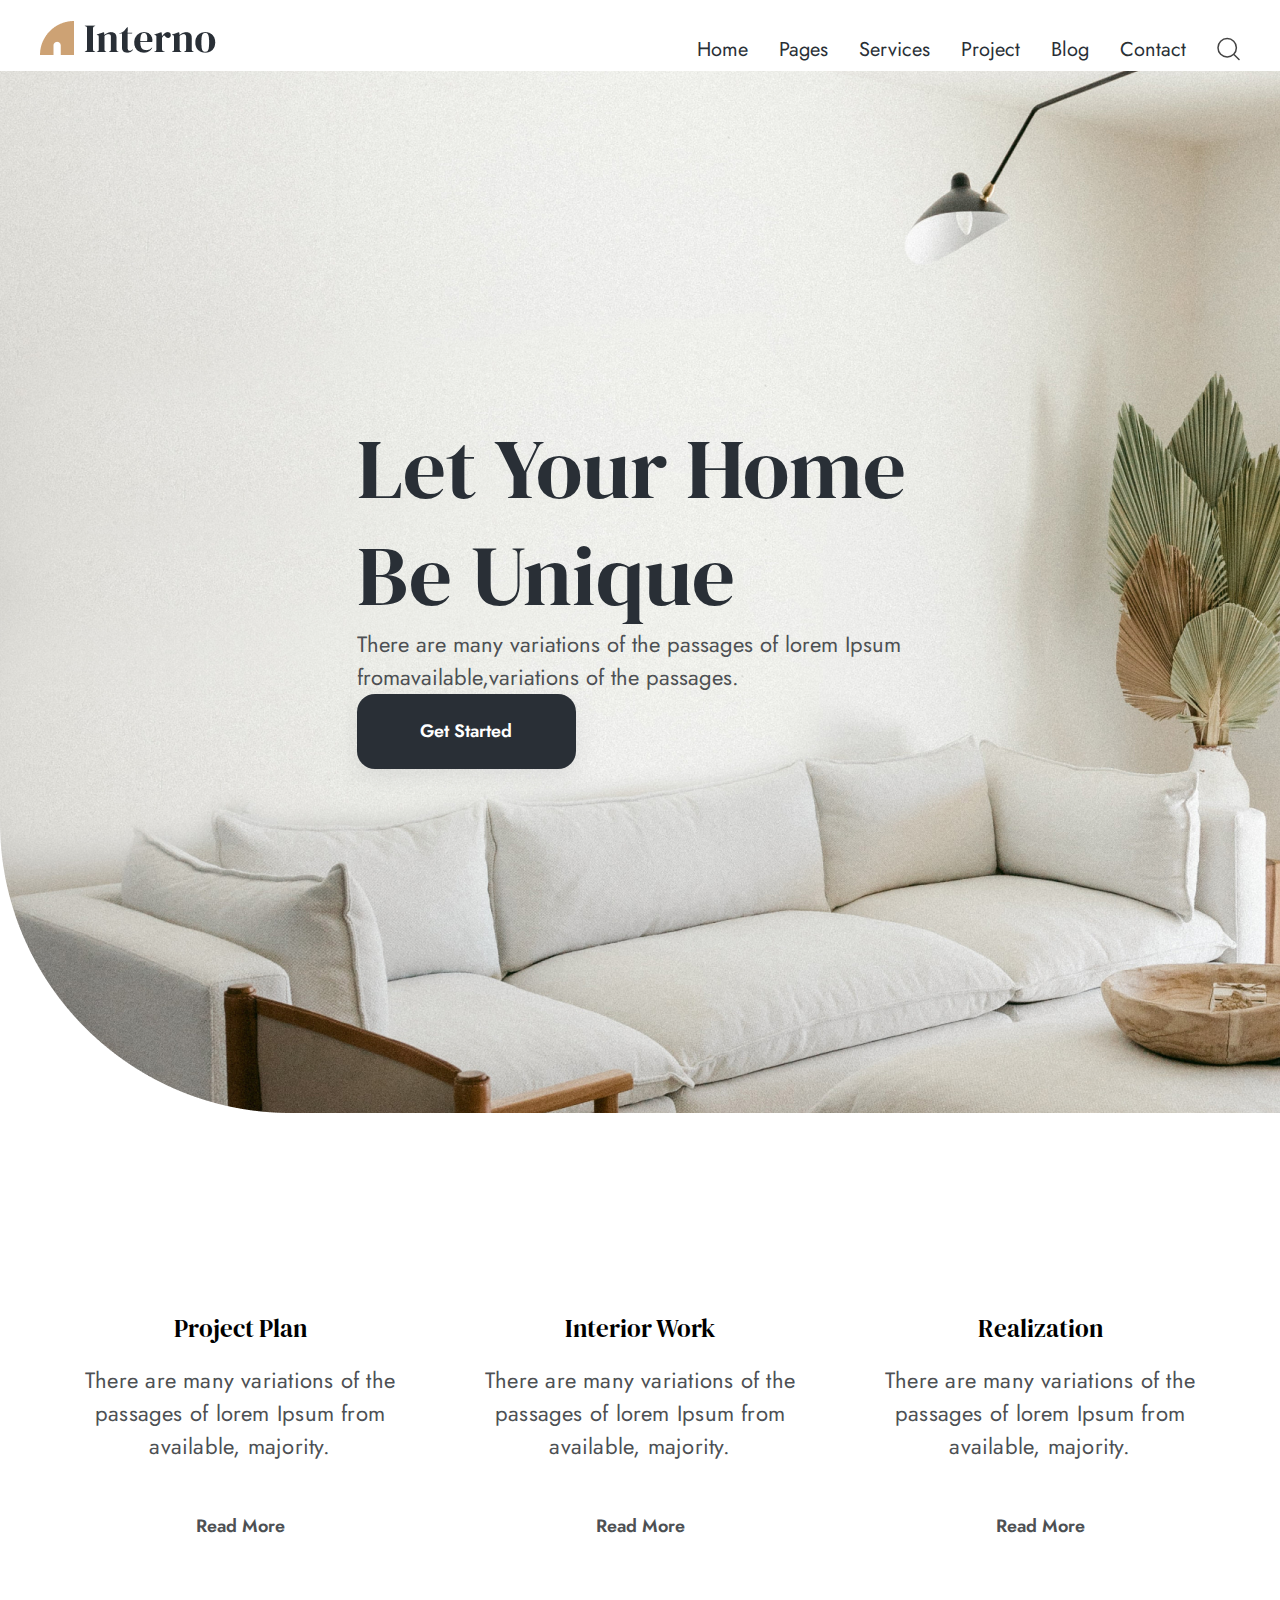
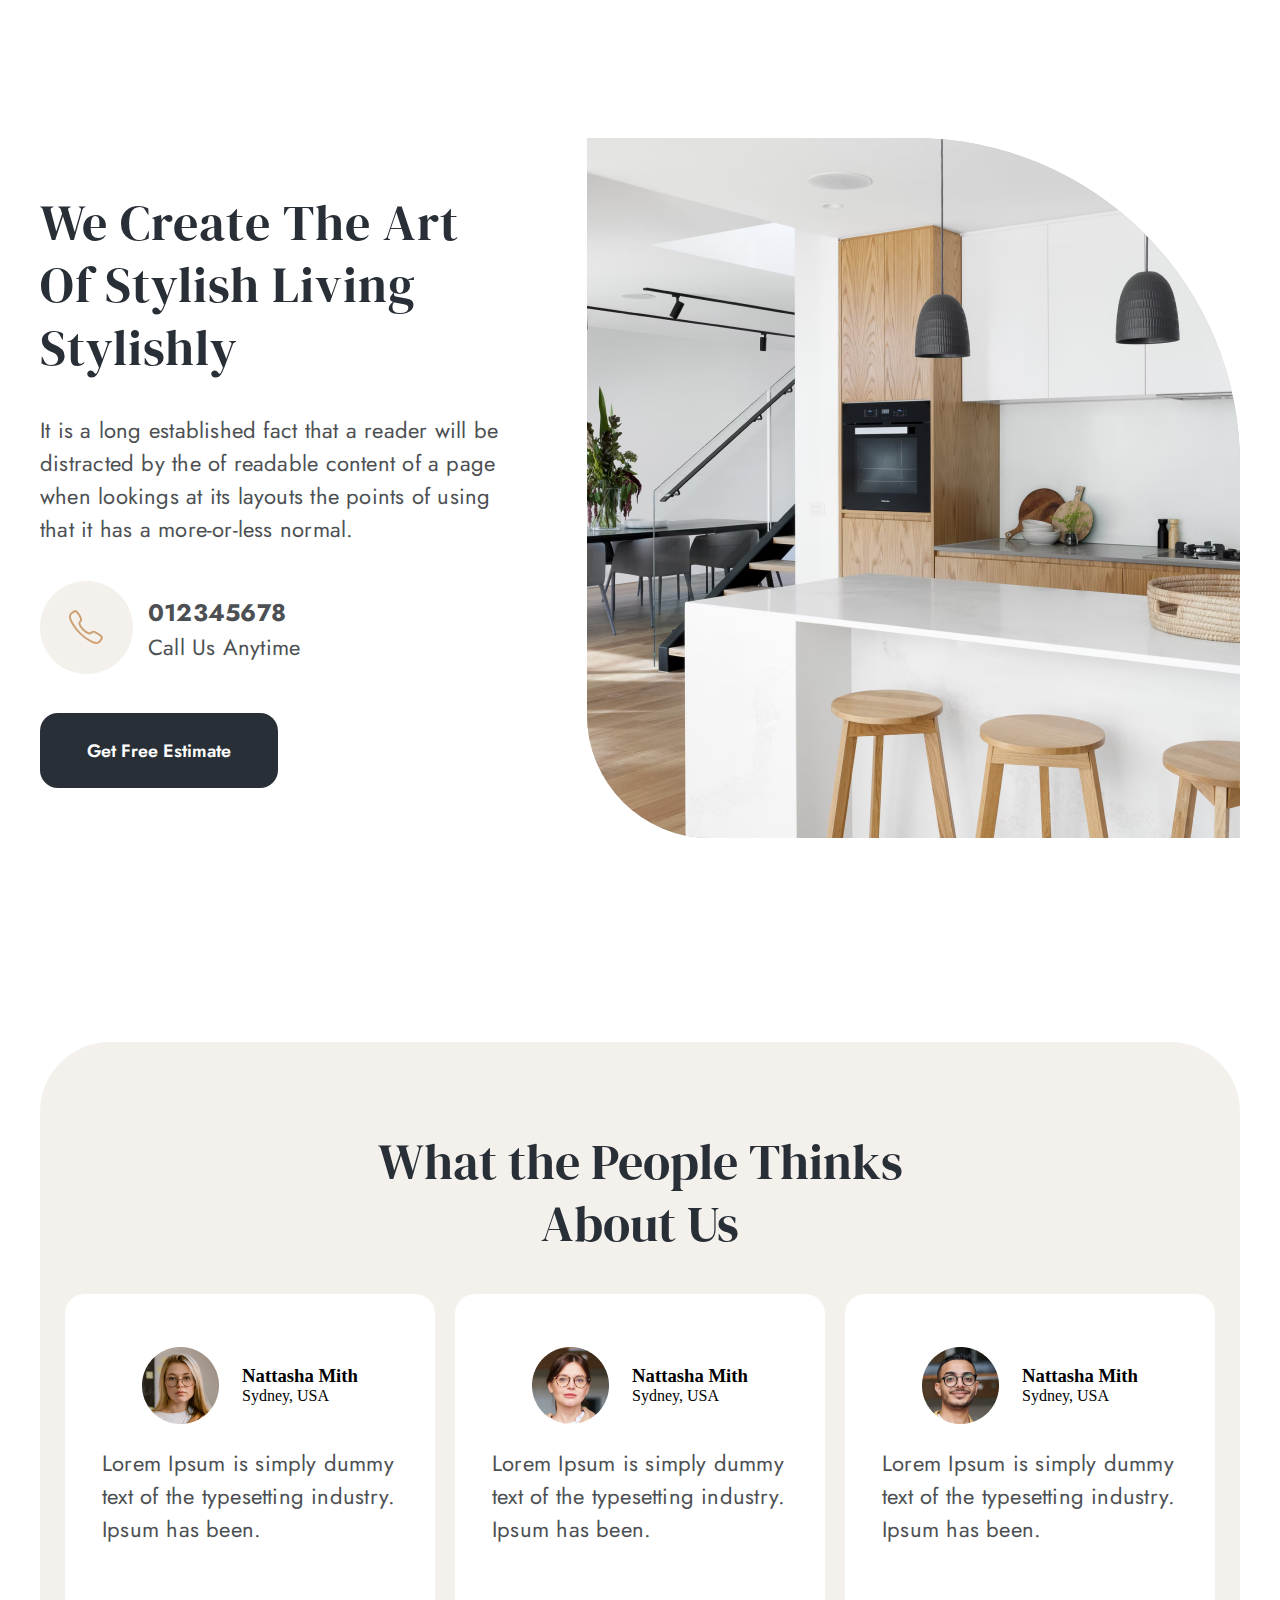
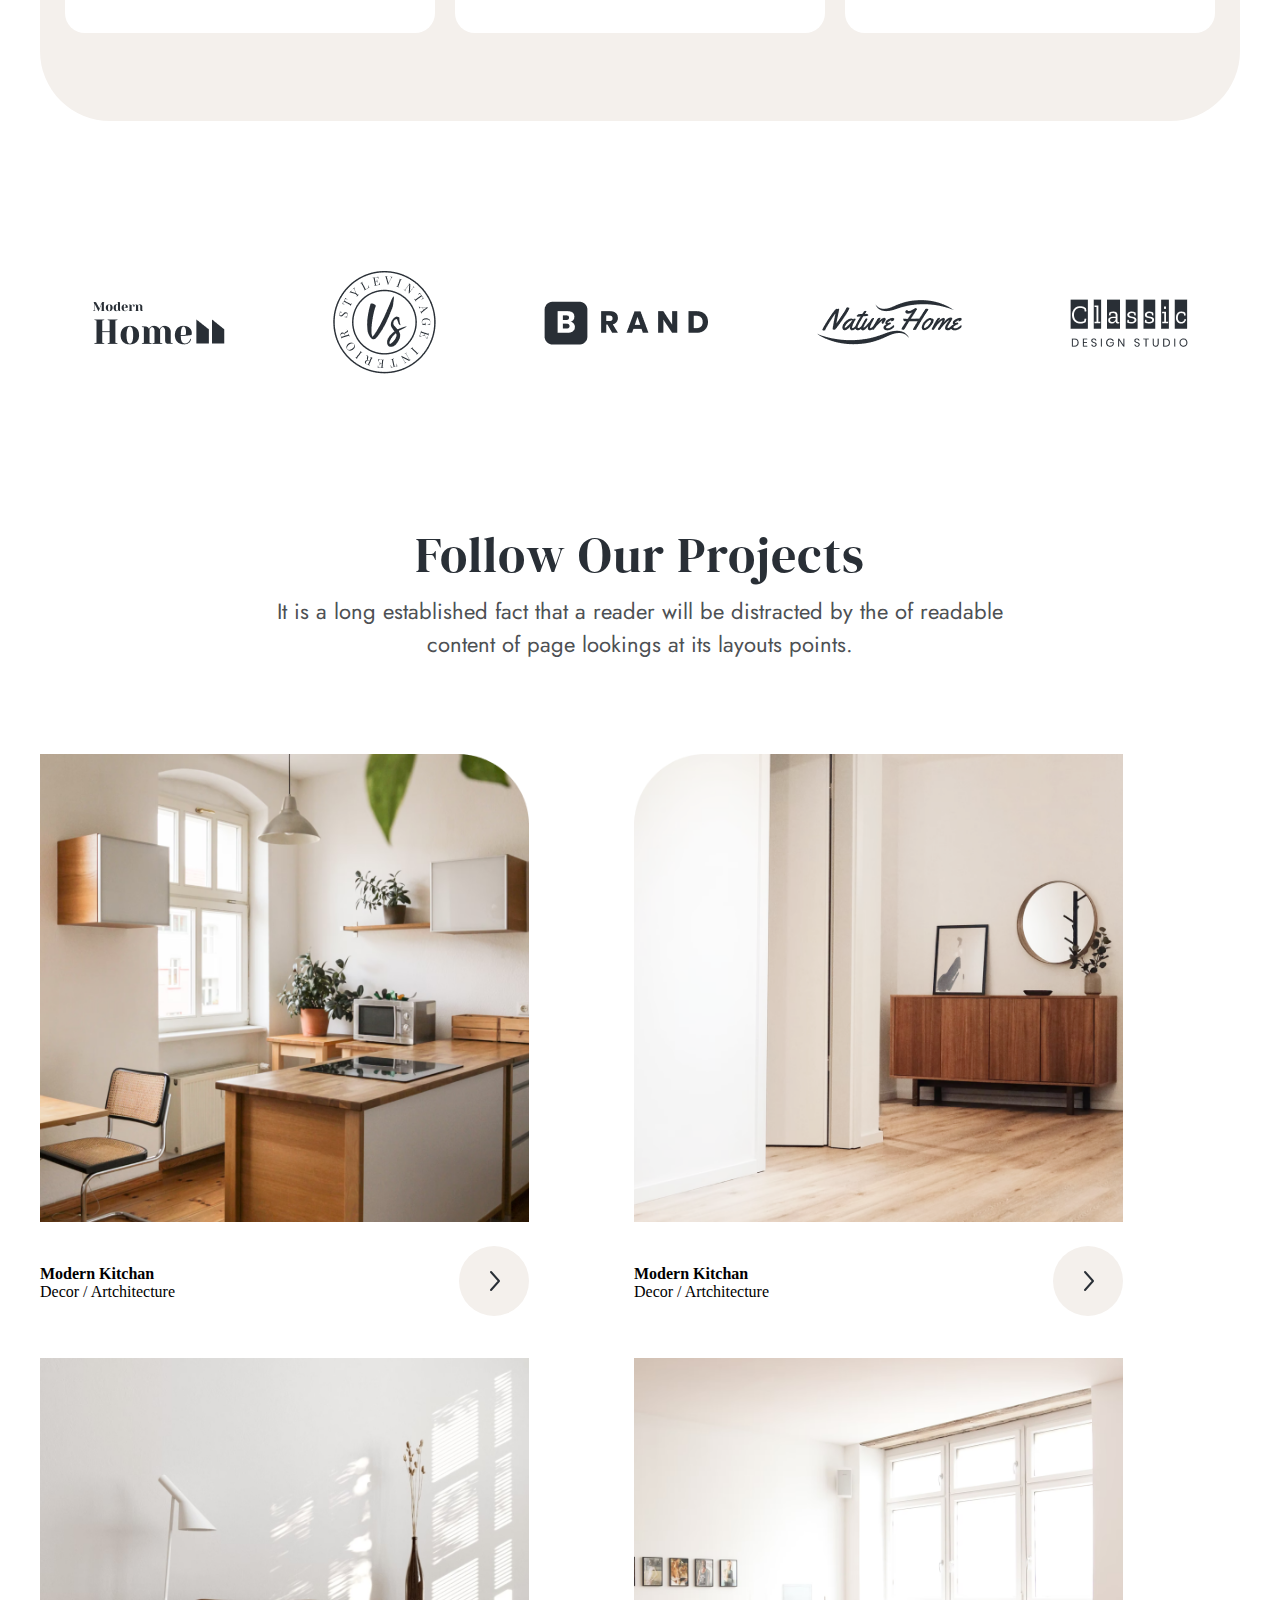
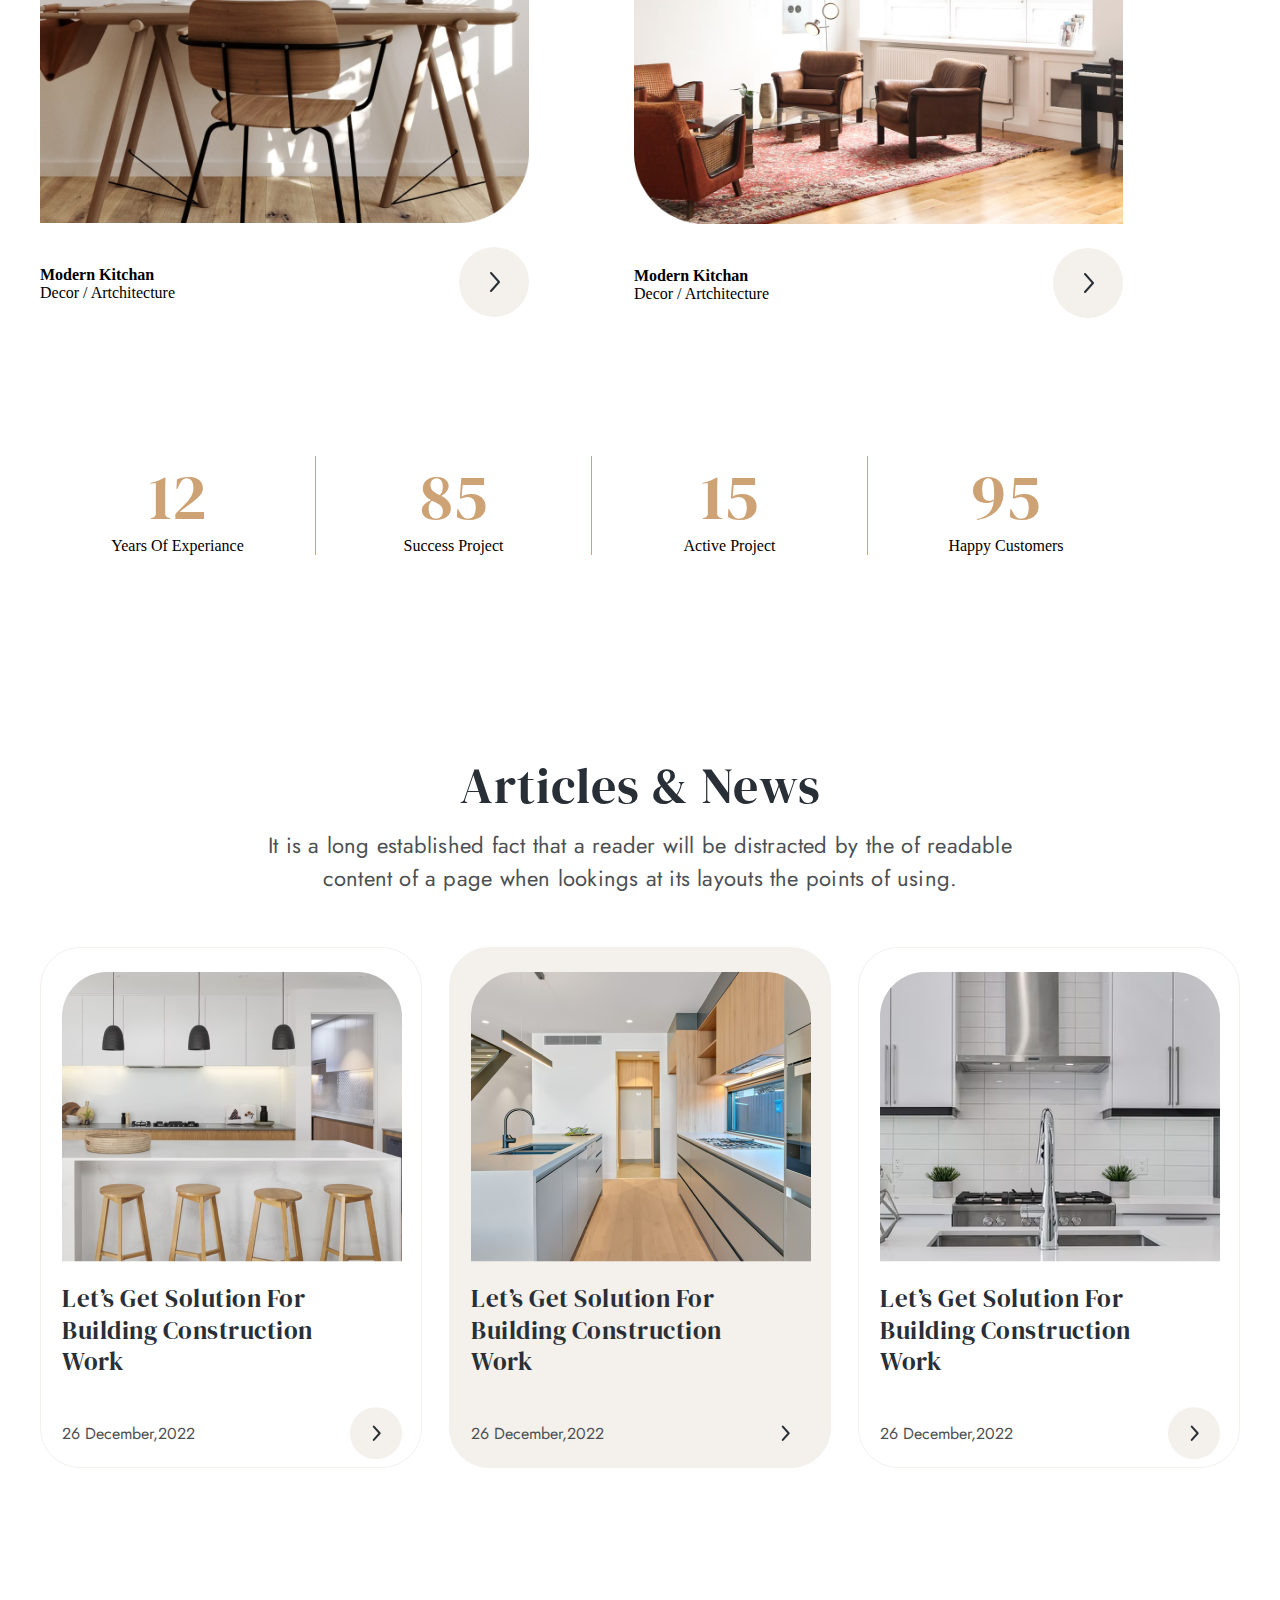
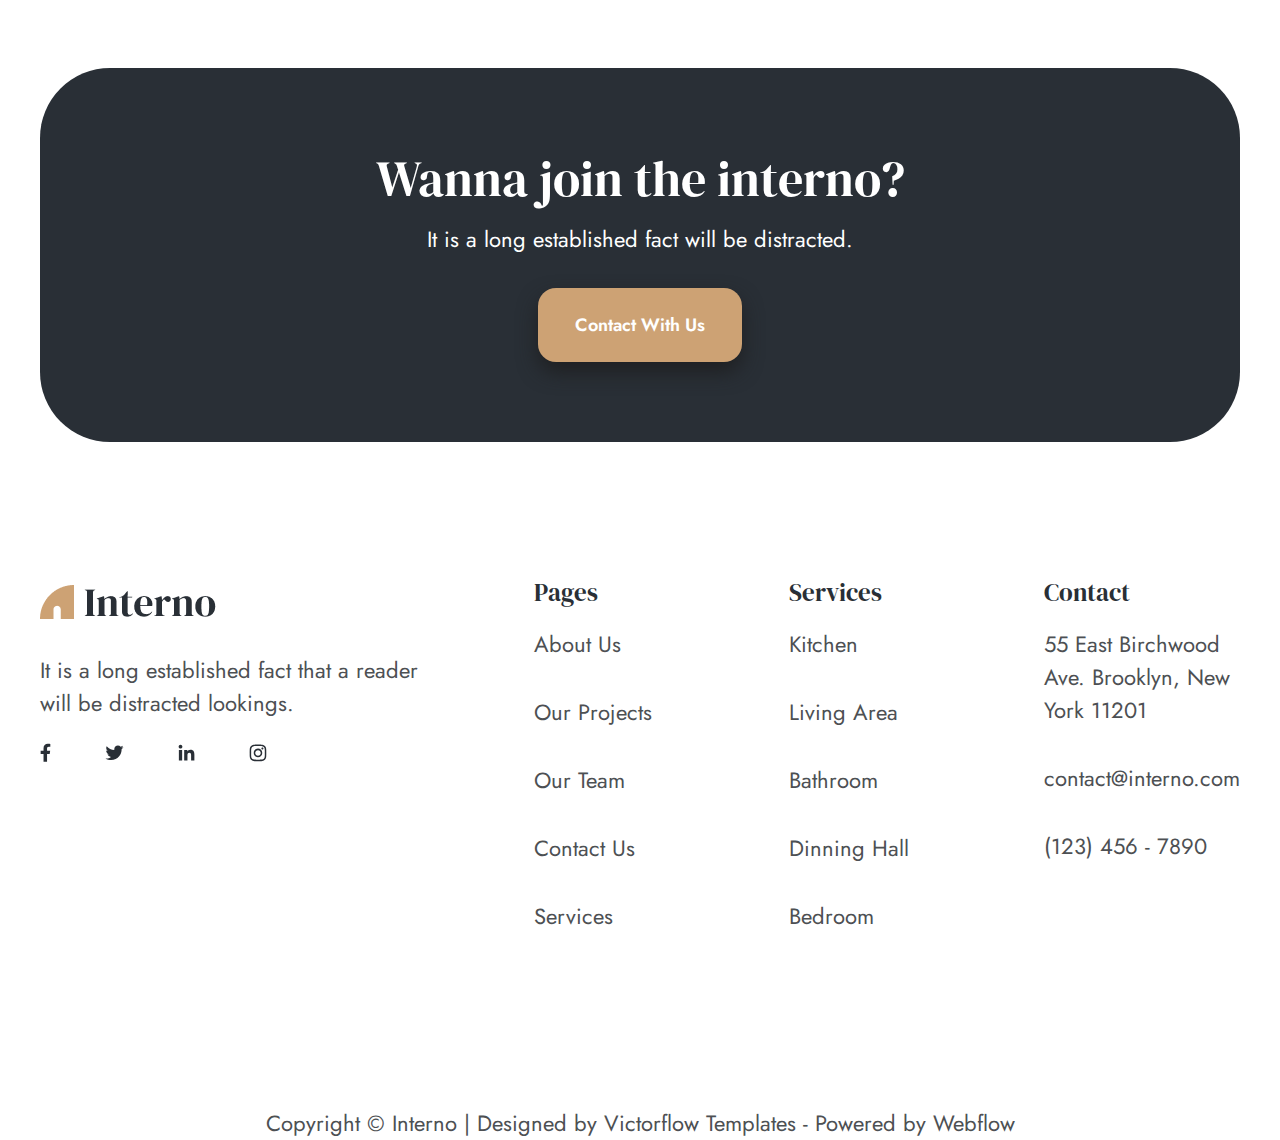
<file: index.html>
<!DOCTYPE html>
<html lang="en">
<head>
  <meta charset="UTF-8">
  <meta http-equiv="X-UA-Compatible" content="IE=edge">
  <meta name="viewport" content="width=device-width, initial-scale=1.0">
  <title>Document</title>
  <link rel="stylesheet" href="./css/main.css">
  <link rel="preconnect" href="https://fonts.googleapis.com">
  <link rel="preconnect" href="https://fonts.gstatic.com" crossorigin>
  <link href="https://fonts.googleapis.com/css2?family=DM+Serif+Display:ital@0;1&family=Jost:wght@400;500;600;700;800&display=swap" rel="stylesheet">
  <link href="https://cdn.jsdelivr.net/npm/bootstrap@5.3.0-alpha1/dist/css/bootstrap.min.css" rel="stylesheet" integrity="sha384-GLhlTQ8iRABdZLl6O3oVMWSktQOp6b7In1Zl3/Jr59b6EGGoI1aFkw7cmDA6j6gD" crossorigin="anonymous">
</head>
<body>
  <header class="header">
    <div class="container">
      <div class="header-block">
        <div class="header-block-flexbox">
          <h1 class="header-block-flexbox-logoTitle">
            <a href="#" class="header-block-flexbox-logoTitle-link">
              <img src="./img/Logo.png" alt="logo" class="header-block-flexbox-logoTitle-link__img">
            </a>
          </h1>
          <nav class="header-block-flexbox-nav">
            <ul class="header-block-flexbox-nav-ul">
              <li class="header-block-flexbox-nav-ul-li">
                <a href="./index.html" class="header-block-flexbox-nav-ul-li__link">Home</a>
              </li>
              <li class="header-block-flexbox-nav-ul-li">
                <a href="./about-us.html" class="header-block-flexbox-nav-ul-li__link">Pages</a>
              </li>
              <li class="header-block-flexbox-nav-ul-li">
                <a href="#" class="header-block-flexbox-nav-ul-li__link">Services</a>
              </li>
              <li class="header-block-flexbox-nav-ul-li">
                <a href="#" class="header-block-flexbox-nav-ul-li__link">Project</a>
              </li>
              <li class="header-block-flexbox-nav-ul-li">
                <a href="#" class="header-block-flexbox-nav-ul-li__link">Blog</a>
              </li>
              <li class="header-block-flexbox-nav-ul-li">
                <a href="#" class="header-block-flexbox-nav-ul-li__link">Contact</a>
              </li>
              <li class="header-block-flexbox-nav-ul-li">
                <a href="#" class="header-block-flexbox-nav-ul-li__link">
                  <svg width="23" height="24" viewBox="0 0 23 24" fill="none" xmlns="http://www.w3.org/2000/svg">
                    <g opacity="0.8">
                      <path d="M16.6837 17.1844L21.9994 22.5001M19.375 10.6875C19.375 15.7616 15.2616 19.875 10.1875 19.875C5.11338 19.875 1 15.7616 1 10.6875C1 5.61338 5.11338 1.5 10.1875 1.5C15.2616 1.5 19.375 5.61338 19.375 10.6875Z" stroke="#141414" stroke-width="1.5" stroke-linecap="round" stroke-linejoin="round"/>
                    </g>
                  </svg>
                </a>
              </li>
            </ul>
          </nav>
        </div>
      </div>
    </div>
  </header> 
  <main class="main">
    <section class="banner-section">
      <div class="container">
        <div class="banner-section-block">
          <div class="banner-section-block-textBox">
            <h2 class="banner-section-block-textBox__title">
              Let Your Home 
              Be Unique
            </h2>
            <p class="banner-section-block-textBox__text">
              There are many variations of the passages of lorem Ipsum fromavailable,variations of the passages.
            </p>
            <a href="#" class="banner-section-block-textBox__btn">
              Get Started
            </a>
          </div>
        </div>
      </div>
    </section>
    <section class="work-section">
      <div class="container">
        <div class="work-section-block">
          <div class="work-section-block-flexbox">
            <div class="work-section-block-flexbox-innerBox">
              <div class="work-section-block-flexbox-innerBox-textBox">
                <h2 class="work-section-block-flexbox-innerBox-textBox__title">
                  Project Plan
                </h2>
                <p class="work-section-block-flexbox-innerBox-textBox__text">
                  There are many variations of the passages of lorem Ipsum from 
                  available, majority.  
                </p>
              </div>  
              <a href="#" class="work-section-block-flexbox-innerBox__btn">
                Read More
              </a>
            </div>
            <div class="work-section-block-flexbox-innerBox">
              <div class="work-section-block-flexbox-innerBox-textBox">
                <h2 class="work-section-block-flexbox-innerBox-textBox__title">
                  Interior Work
                </h2>
                <p class="work-section-block-flexbox-innerBox-textBox__text">
                  There are many variations of the passages of lorem Ipsum from 
                  available, majority.  
                </p>
              </div>  
              <a href="#" class="work-section-block-flexbox-innerBox__btn">
                Read More
              </a>
            </div>
            <div class="work-section-block-flexbox-innerBox">
              <div class="work-section-block-flexbox-innerBox-textBox">
                <h2 class="work-section-block-flexbox-innerBox-textBox__title">
                  Realization
                </h2>
                <p class="work-section-block-flexbox-innerBox-textBox__text">
                  There are many variations of the passages of lorem Ipsum from 
                  available, majority.  
                </p>
              </div>  
              <a href="#" class="work-section-block-flexbox-innerBox__btn">
                Read More
              </a>
            </div>
          </div>
        </div>
      </div>
    </section>
    <section class="about-us-section">
      <div class="container">
        <div class="about-us-section-block">
          <div class="about-us-section-block-flexbox">
            <div class="about-us-section-block-flexbox-textBox">
              <h2 class="about-us-section-block-flexbox-textBox__title">
                We Create The Art Of Stylish Living Stylishly
              </h2>
              <p class="about-us-section-block-flexbox-textBox__text">
                It is a long established fact that a reader will be distracted by the of readable content of a page 
                when lookings at its layouts the points of using 
                that it has a more-or-less normal.
              </p>
              <div class="about-us-section-block-flexbox-textBox-box">
                <div class="about-us-section-block-flexbox-textBox-box-imgBox">
                  <svg width="93" height="93" viewBox="0 0 93 93" fill="none" xmlns="http://www.w3.org/2000/svg">
                    <circle cx="46.5" cy="46.5" r="46.5" fill="#F4F0EC"/>
                    <path d="M61.0012 55.0749C59.7796 53.8442 56.8211 52.0482 55.3857 51.3243C53.5164 50.3828 53.3625 50.3059 51.8933 51.3974C50.9133 52.1258 50.2617 52.7766 49.1148 52.532C47.9678 52.2874 45.4754 50.9082 43.2931 48.7329C41.1107 46.5576 39.6514 43.9931 39.4061 42.8501C39.1607 41.7071 39.8222 41.0632 40.5438 40.081C41.5607 38.6964 41.4838 38.4657 40.6145 36.5965C39.9368 35.1427 38.0883 32.2121 36.8529 30.9967C35.5313 29.6914 35.5313 29.9222 34.6798 30.276C33.9865 30.5677 33.3214 30.9222 32.6928 31.3352C31.462 32.1529 30.7789 32.8321 30.3012 33.8528C29.8235 34.8735 29.6089 37.2665 32.0759 41.7478C34.5429 46.2292 36.2737 48.5206 39.8561 52.0928C43.4385 55.6649 46.1931 57.5856 50.2202 59.844C55.2018 62.6339 57.1126 62.09 58.1365 61.6131C59.1604 61.1362 59.8427 60.4593 60.662 59.2286C61.076 58.6011 61.4314 57.9368 61.7235 57.2441C62.0781 56.3957 62.3089 56.3957 61.0012 55.0749Z" stroke="#CDA274" stroke-width="2" stroke-miterlimit="10"/>
                  </svg>
                </div>
                <div class="about-us-section-block-flexbox-textBox-box-numberBox">
                  <h4 class="about-us-section-block-flexbox-textBox-box-numberBox__title">
                    012345678
                  </h4>
                  <p class="about-us-section-block-flexbox-textBox-box-numberBox__text">
                    Call Us Anytime
                  </p>
                </div>
              </div>
              <a href="#" class="about-us-section-block-flexbox-textBox__btn">
                Get Free Estimate
              </a>
            </div>
            <div class="about-us-section-block-flexbox-imgBox">
              <img src="./img/Photo.png" alt="photo" class="about-us-section-block-flexbox-imgBox__img">
            </div>
          </div>
        </div>
      </div>
    </section>
    <section class="testimonials-section">
      <div class="container">
        <div class="testimonials-section-block">
          <h2 class="testimonials-section-block__title">
            What the People Thinks
            About Us
          </h2>
          <div class="testimonials-section-block-flexbox">
            <div class="testimonials-section-block-flexbox-innerBox">
              <div class="testimonials-section-block-flexbox-innerBox-nameBox">
                <img src="./img/Image (57).png" alt="img">
                <div class="testimonials-section-block-flexbox-innerBox-nameBox-box">
                  <h3 class="testimonials-section-block-flexbox-innerBox-nameBox-box__title">
                    Nattasha Mith
                  </h3>
                  <p class="testimonials-section-block-flexbox-innerBox-nameBox-box__text">
                    Sydney, USA
                  </p>
                </div>
              </div>
              <p class="testimonials-section-block-flexbox-innerBox__text">
                Lorem Ipsum is simply dummy text of the typesetting industry. Ipsum has been.
              </p>
            </div>
            <div class="testimonials-section-block-flexbox-innerBox">
              <div class="testimonials-section-block-flexbox-innerBox-nameBox">
                <img src="./img/Image (58).png" alt="img">
                <div class="testimonials-section-block-flexbox-innerBox-nameBox-box">
                  <h3 class="testimonials-section-block-flexbox-innerBox-nameBox-box__title">
                    Nattasha Mith
                  </h3>
                  <p class="testimonials-section-block-flexbox-innerBox-nameBox-box__text">
                    Sydney, USA
                  </p>
                </div>
              </div>
              <p class="testimonials-section-block-flexbox-innerBox__text">
                Lorem Ipsum is simply dummy text of the typesetting industry. Ipsum has been.
              </p>
            </div>
            <div class="testimonials-section-block-flexbox-innerBox">
              <div class="testimonials-section-block-flexbox-innerBox-nameBox">
                <img src="./img/Image (59).png" alt="img">
                <div class="testimonials-section-block-flexbox-innerBox-nameBox-box">
                  <h3 class="testimonials-section-block-flexbox-innerBox-nameBox-box__title">
                    Nattasha Mith
                  </h3>
                  <p class="testimonials-section-block-flexbox-innerBox-nameBox-box__text">
                    Sydney, USA
                  </p>
                </div>
              </div>
              <p class="testimonials-section-block-flexbox-innerBox__text">
                Lorem Ipsum is simply dummy text of the typesetting industry. Ipsum has been.
              </p>
            </div>
          </div>
        </div>
      </div>
    </section>
    <section class="brands-section">
      <div class="container">
        <div class="brands-section-block">
          <img src="./img/01.png" alt="photo" class="brands-section-block__img">
          <img src="./img/02.png" alt="photo" class="brands-section-block__img">
          <img src="./img/03.png" alt="photo" class="brands-section-block__img">
          <img src="./img/04.png" alt="photo" class="brands-section-block__img">
          <img src="./img/05.png" alt="photo" class="brands-section-block__img">
        </div>
      </div>
    </section>
    <section class="projects-section">
      <div class="container">
        <div class="projects-section-block">
          <div class="projects-section-block-box">
            <h2 class="projects-section-block-box__title">
              Follow Our Projects
            </h2>
            <p class="projects-section-block-box__text">
              It is a long established fact that a reader will be distracted by the of readable content of page  lookings at its layouts  points.
            </p>
          </div>
          <div class="projects-section-block-flexbox">
            <div class="projects-section-block-flexbox-innerBox">
              <img src="./img/Image (60).png" alt="img">
              <div class="projects-section-block-flexbox-innerBox-box">
                <div class="projects-section-block-flexbox-innerBox-box-textBox">
                  <h4 class="projects-section-block-flexbox-innerBox-box-textBox__title">
                    Modern Kitchan
                  </h4>
                  <p class="projects-section-block-flexbox-innerBox-box-textBox__text">
                    Decor / Artchitecture
                  </p>
                </div>
                <a href="#" class="projects-section-block-flexbox-innerBox-box__btn">
                  <svg width="70" height="70" viewBox="0 0 70 70" fill="none" xmlns="http://www.w3.org/2000/svg">
                    <circle cx="35" cy="35" r="35" fill="#F4F0EC"/>
                    <path d="M32 44L40 35L32 26" stroke="#292F36" stroke-width="2" stroke-linecap="round" stroke-linejoin="round"/>
                  </svg>  
                </a>
              </div>
            </div>
            <div class="projects-section-block-flexbox-innerBox">
              <img src="./img/Image (61).png" alt="img">
              <div class="projects-section-block-flexbox-innerBox-box">
                <div class="projects-section-block-flexbox-innerBox-box-textBox">
                  <h4 class="projects-section-block-flexbox-innerBox-box-textBox__title">
                    Modern Kitchan
                  </h4>
                  <p class="projects-section-block-flexbox-innerBox-box-textBox__text">
                    Decor / Artchitecture
                  </p>
                </div>
                <a href="#" class="projects-section-block-flexbox-innerBox-box__btn">
                  <svg width="70" height="70" viewBox="0 0 70 70" fill="none" xmlns="http://www.w3.org/2000/svg">
                    <circle cx="35" cy="35" r="35" fill="#F4F0EC"/>
                    <path d="M32 44L40 35L32 26" stroke="#292F36" stroke-width="2" stroke-linecap="round" stroke-linejoin="round"/>
                  </svg>  
                </a>
              </div>
            </div>
            <div class="projects-section-block-flexbox-innerBox">
              <img src="./img/Image (62).png" alt="img">
              <div class="projects-section-block-flexbox-innerBox-box">
                <div class="projects-section-block-flexbox-innerBox-box-textBox">
                  <h4 class="projects-section-block-flexbox-innerBox-box-textBox__title">
                    Modern Kitchan
                  </h4>
                  <p class="projects-section-block-flexbox-innerBox-box-textBox__text">
                    Decor / Artchitecture
                  </p>
                </div>
                <a href="#" class="projects-section-block-flexbox-innerBox-box__btn">
                  <svg width="70" height="70" viewBox="0 0 70 70" fill="none" xmlns="http://www.w3.org/2000/svg">
                    <circle cx="35" cy="35" r="35" fill="#F4F0EC"/>
                    <path d="M32 44L40 35L32 26" stroke="#292F36" stroke-width="2" stroke-linecap="round" stroke-linejoin="round"/>
                  </svg>  
                </a>
              </div>
            </div>
            <div class="projects-section-block-flexbox-innerBox">
              <img src="./img/Image (63).png" alt="img">
              <div class="projects-section-block-flexbox-innerBox-box">
                <div class="projects-section-block-flexbox-innerBox-box-textBox">
                  <h4 class="projects-section-block-flexbox-innerBox-box-textBox__title">
                    Modern Kitchan
                  </h4>
                  <p class="projects-section-block-flexbox-innerBox-box-textBox__text">
                    Decor / Artchitecture
                  </p>
                </div>
                <a href="#" class="projects-section-block-flexbox-innerBox-box__btn">
                  <svg width="70" height="70" viewBox="0 0 70 70" fill="none" xmlns="http://www.w3.org/2000/svg">
                    <circle cx="35" cy="35" r="35" fill="#F4F0EC"/>
                    <path d="M32 44L40 35L32 26" stroke="#292F36" stroke-width="2" stroke-linecap="round" stroke-linejoin="round"/>
                  </svg>  
                </a>
              </div>
            </div>
          </div>
        </div>
      </div>
    </section>
    <section class="counter-section">
      <div class="container">
        <div class="counter-section-block">
          <div class="counter-section-block-flexbox">
            <div class="counter-section-block-flexbox-innerBox">
              <h2 class="counter-section-block-flexbox-innerBox__title">
                12
              </h2>
              <p class="counter-section-block-flexbox-innerBox__text">
                Years Of Experiance
              </p>
            </div>
            <div class="counter-section-block-flexbox-innerBox">
              <h2 class="counter-section-block-flexbox-innerBox__title">
                85
              </h2>
              <p class="counter-section-block-flexbox-innerBox__text">
                Success Project
              </p>
            </div>
            <div class="counter-section-block-flexbox-innerBox">
              <h2 class="counter-section-block-flexbox-innerBox__title">
                15
              </h2>
              <p class="counter-section-block-flexbox-innerBox__text">
                Active Project
              </p>
            </div>
            <div class="counter-section-block-flexbox-innerBox right-border-none">
              <h2 class="counter-section-block-flexbox-innerBox__title">
                95
              </h2>
              <p class="counter-section-block-flexbox-innerBox__text">
                Happy Customers
              </p>
            </div>
          </div>
        </div>
      </div>
    </section>
    <section class="articles-section">
      <div class="container">
        <div class="articles-section-block">
          <div class="articles-section-block-textBox">
            <h2 class="articles-section-block-textBox__title">
              Articles & News
            </h2>
            <p class="articles-section-block-textBox__text">
              It is a long established fact that a reader will be distracted by the of readable content of a page when lookings at its layouts the points of using.
            </p>
          </div>
          <div class="articles-section-block-flexbox">
            <div class="articles-section-block-flexbox-innerBox">
              <img src="./img/Image (64).png" alt="" class="articles-section-block-flexbox-innerBox__img">
              <div class="articles-section-block-flexbox-innerBox-textBox">
                <h3 class="articles-section-block-flexbox-innerBox-textBox__title">
                  Let’s Get Solution For Building Construction Work
                </h3>
                <div class="articles-section-block-flexbox-innerBox-textBox-box">
                  <p class="articles-section-block-flexbox-innerBox-textBox-box__text">
                    26 December,2022 
                  </p>
                  <a href="#" class="articles-section-block-flexbox-innerBox-textBox-box__btn">
                    <svg width="52" height="53" viewBox="0 0 52 53" fill="none" xmlns="http://www.w3.org/2000/svg">
                      <circle cx="26" cy="26.2671" r="26" fill="#F4F0EC"/>
                      <path d="M23.771 32.9529L29.7139 26.2672L23.771 19.5815" stroke="#292F36" stroke-width="2" stroke-linecap="round" stroke-linejoin="round"/>
                    </svg>                      
                  </a>
                </div>
              </div>
            </div>
            <div class="articles-section-block-flexbox-innerBox background">
              <img src="./img/Image (65).png" alt="" class="articles-section-block-flexbox-innerBox__img">
              <div class="articles-section-block-flexbox-innerBox-textBox">
                <h3 class="articles-section-block-flexbox-innerBox-textBox__title">
                  Let’s Get Solution For Building Construction Work
                </h3>
                <div class="articles-section-block-flexbox-innerBox-textBox-box">
                  <p class="articles-section-block-flexbox-innerBox-textBox-box__text">
                    26 December,2022 
                  </p>
                  <a href="#" class="articles-section-block-flexbox-innerBox-textBox-box__btn">
                    <svg width="52" height="53" viewBox="0 0 52 53" fill="none" xmlns="http://www.w3.org/2000/svg">
                      <circle cx="26" cy="26.2671" r="26" fill="#F4F0EC"/>
                      <path d="M23.771 32.9529L29.7139 26.2672L23.771 19.5815" stroke="#292F36" stroke-width="2" stroke-linecap="round" stroke-linejoin="round"/>
                    </svg>                      
                  </a>
                </div>
              </div>
            </div>
            <div class="articles-section-block-flexbox-innerBox">
              <img src="./img/Image (66).png" alt="" class="articles-section-block-flexbox-innerBox__img">
              <div class="articles-section-block-flexbox-innerBox-textBox">
                <h3 class="articles-section-block-flexbox-innerBox-textBox__title">
                  Let’s Get Solution For Building Construction Work
                </h3>
                <div class="articles-section-block-flexbox-innerBox-textBox-box">
                  <p class="articles-section-block-flexbox-innerBox-textBox-box__text">
                    26 December,2022 
                  </p>
                  <a href="#" class="articles-section-block-flexbox-innerBox-textBox-box__btn">
                    <svg width="52" height="53" viewBox="0 0 52 53" fill="none" xmlns="http://www.w3.org/2000/svg">
                      <circle cx="26" cy="26.2671" r="26" fill="#F4F0EC"/>
                      <path d="M23.771 32.9529L29.7139 26.2672L23.771 19.5815" stroke="#292F36" stroke-width="2" stroke-linecap="round" stroke-linejoin="round"/>
                    </svg>                      
                  </a>
                </div>
              </div>
            </div>
          </div>
        </div>
      </div>
    </section>
    <section class="join-interno-section">
      <div class="container">
        <div class="join-interno-section-block">
          <div class="join-interno-section-block-textBox">
            <h2 class="join-interno-section-block-textBox__title">
              Wanna join the interno?
            </h2>
            <p class="join-interno-section-block-textBox__text">
              It is a long established fact  will be distracted.
            </p>
          </div>
          <a href="#" class="join-interno-section-block__btn">
            Contact With Us
          </a>
        </div>
      </div>
    </section>
  </main> 
  <footer class="footer">
    <div class="container">
      <div class="footer-block">
        <div class="footer-block-flexbox">
          <div class="footer-block-flexbox-logoBox">
            <a href="#" class="footer-block-flexbox-logoBox-link">
              <img src="./img/Logo.png" alt="logo" class="footer-block-flexbox-logoBox-link__img">
            </a>
            <p class="footer-block-flexbox-logoBox__text">
              It is a long established fact that a reader will be distracted lookings.
            </p>
            <div class="footer-block-flexbox-logoBox-spanBox">
              <span class="footer-block-flexbox-logoBox-spanBox-span">
                <a href="#" class="footer-block-flexbox-logoBox-spanBox-span__link">
                  <svg width="11" height="19" viewBox="0 0 11 19" fill="none" xmlns="http://www.w3.org/2000/svg">
                    <path d="M9.68359 10.875L10.1758 7.64062H7.04688V5.53125C7.04688 4.61719 7.46875 3.77344 8.875 3.77344H10.3164V0.996094C10.3164 0.996094 9.01562 0.75 7.78516 0.75C5.21875 0.75 3.53125 2.33203 3.53125 5.14453V7.64062H0.648438V10.875H3.53125V18.75H7.04688V10.875H9.68359Z" fill="#292F36"/>
                  </svg> 
                </a>
              </span>
              <span class="footer-block-flexbox-logoBox-spanBox-span">
                <a href="#" class="footer-block-flexbox-logoBox-spanBox-span__link">
                  <svg width="19" height="16" viewBox="0 0 19 16" fill="none" xmlns="http://www.w3.org/2000/svg">
                    <path d="M16.6367 4.09375C17.3398 3.56641 17.9727 2.93359 18.4648 2.19531C17.832 2.47656 17.0938 2.6875 16.3555 2.75781C17.1289 2.30078 17.6914 1.59766 17.9727 0.71875C17.2695 1.14062 16.4609 1.45703 15.6523 1.63281C14.9492 0.894531 14 0.472656 12.9453 0.472656C10.9062 0.472656 9.25391 2.125 9.25391 4.16406C9.25391 4.44531 9.28906 4.72656 9.35938 5.00781C6.30078 4.83203 3.55859 3.35547 1.73047 1.14062C1.41406 1.66797 1.23828 2.30078 1.23828 3.00391C1.23828 4.26953 1.87109 5.39453 2.89062 6.0625C2.29297 6.02734 1.69531 5.88672 1.20312 5.60547V5.64062C1.20312 7.43359 2.46875 8.91016 4.15625 9.26172C3.875 9.33203 3.52344 9.40234 3.20703 9.40234C2.96094 9.40234 2.75 9.36719 2.50391 9.33203C2.96094 10.8086 4.33203 11.8633 5.94922 11.8984C4.68359 12.8828 3.10156 13.4805 1.37891 13.4805C1.0625 13.4805 0.78125 13.4453 0.5 13.4102C2.11719 14.4648 4.05078 15.0625 6.16016 15.0625C12.9453 15.0625 16.6367 9.47266 16.6367 4.58594C16.6367 4.41016 16.6367 4.26953 16.6367 4.09375Z" fill="#292F36"/>
                  </svg>                   
                </a>
              </span>
              <span class="footer-block-flexbox-logoBox-spanBox-span">
                <a href="#" class="footer-block-flexbox-logoBox-spanBox-span__link">
                  <svg width="17" height="17" viewBox="0 0 17 17" fill="none" xmlns="http://www.w3.org/2000/svg">
                    <path d="M4.14062 16.5V5.98828H0.871094V16.5H4.14062ZM2.48828 4.58203C3.54297 4.58203 4.38672 3.70312 4.38672 2.64844C4.38672 1.62891 3.54297 0.785156 2.48828 0.785156C1.46875 0.785156 0.625 1.62891 0.625 2.64844C0.625 3.70312 1.46875 4.58203 2.48828 4.58203ZM16.3398 16.5H16.375V10.7344C16.375 7.92188 15.7422 5.74219 12.4375 5.74219C10.8555 5.74219 9.80078 6.62109 9.34375 7.42969H9.30859V5.98828H6.17969V16.5H9.44922V11.2969C9.44922 9.92578 9.69531 8.625 11.3828 8.625C13.0703 8.625 13.1055 10.1719 13.1055 11.4023V16.5H16.3398Z" fill="#292F36"/>
                  </svg>                                         
                </a>
              </span>
              <span class="footer-block-flexbox-logoBox-spanBox-span">
                <a href="#" class="footer-block-flexbox-logoBox-spanBox-span__link">
                  <svg width="18" height="18" viewBox="0 0 18 18" fill="none" xmlns="http://www.w3.org/2000/svg">
                    <path d="M9 4.60742C6.625 4.60742 4.73242 6.53711 4.73242 8.875C4.73242 11.25 6.625 13.1426 9 13.1426C11.3379 13.1426 13.2676 11.25 13.2676 8.875C13.2676 6.53711 11.3379 4.60742 9 4.60742ZM9 11.6582C7.47852 11.6582 6.2168 10.4336 6.2168 8.875C6.2168 7.35352 7.44141 6.12891 9 6.12891C10.5215 6.12891 11.7461 7.35352 11.7461 8.875C11.7461 10.4336 10.5215 11.6582 9 11.6582ZM14.418 4.45898C14.418 3.90234 13.9727 3.45703 13.416 3.45703C12.8594 3.45703 12.4141 3.90234 12.4141 4.45898C12.4141 5.01562 12.8594 5.46094 13.416 5.46094C13.9727 5.46094 14.418 5.01562 14.418 4.45898ZM17.2383 5.46094C17.1641 4.125 16.8672 2.9375 15.9023 1.97266C14.9375 1.00781 13.75 0.710938 12.4141 0.636719C11.041 0.5625 6.92188 0.5625 5.54883 0.636719C4.21289 0.710938 3.0625 1.00781 2.06055 1.97266C1.0957 2.9375 0.798828 4.125 0.724609 5.46094C0.650391 6.83398 0.650391 10.9531 0.724609 12.3262C0.798828 13.6621 1.0957 14.8125 2.06055 15.8145C3.0625 16.7793 4.21289 17.0762 5.54883 17.1504C6.92188 17.2246 11.041 17.2246 12.4141 17.1504C13.75 17.0762 14.9375 16.7793 15.9023 15.8145C16.8672 14.8125 17.1641 13.6621 17.2383 12.3262C17.3125 10.9531 17.3125 6.83398 17.2383 5.46094ZM15.457 13.7734C15.1973 14.5156 14.6035 15.0723 13.8984 15.3691C12.7852 15.8145 10.1875 15.7031 9 15.7031C7.77539 15.7031 5.17773 15.8145 4.10156 15.3691C3.35938 15.0723 2.80273 14.5156 2.50586 13.7734C2.06055 12.6973 2.17188 10.0996 2.17188 8.875C2.17188 7.6875 2.06055 5.08984 2.50586 3.97656C2.80273 3.27148 3.35938 2.71484 4.10156 2.41797C5.17773 1.97266 7.77539 2.08398 9 2.08398C10.1875 2.08398 12.7852 1.97266 13.8984 2.41797C14.6035 2.67773 15.1602 3.27148 15.457 3.97656C15.9023 5.08984 15.791 7.6875 15.791 8.875C15.791 10.0996 15.9023 12.6973 15.457 13.7734Z" fill="#292F36"/>
                  </svg>                    
                </a>
              </span>
            </div>
          </div>
          <nav class="footer-block-flexbox-nav">
            <h3 class="footer-block-flexbox-nav__title">
              Pages
            </h3>
            <ul class="footer-block-flexbox-nav-ul">
              <li class="footer-block-flexbox-nav-ul-li">
                <a href="#" class="footer-block-flexbox-nav-ul-li__link">
                  About Us
                </a>
              </li>
              <li class="footer-block-flexbox-nav-ul-li">
                <a href="#" class="footer-block-flexbox-nav-ul-li__link">
                  Our Projects
                </a>
              </li>
              <li class="footer-block-flexbox-nav-ul-li">
                <a href="#" class="footer-block-flexbox-nav-ul-li__link">
                  Our Team
                </a>
              </li>
              <li class="footer-block-flexbox-nav-ul-li">
                <a href="#" class="footer-block-flexbox-nav-ul-li__link">
                  Contact Us
                </a>
              </li>
              <li class="footer-block-flexbox-nav-ul-li">
                <a href="#" class="footer-block-flexbox-nav-ul-li__link">
                  Services
                </a>
              </li>
            </ul>
          </nav>
          <nav class="footer-block-flexbox-nav">
            <h3 class="footer-block-flexbox-nav__title">
              Services
            </h3>
            <ul class="footer-block-flexbox-nav-ul">
              <li class="footer-block-flexbox-nav-ul-li">
                <a href="#" class="footer-block-flexbox-nav-ul-li__link">
                  Kitchen
                </a>
              </li>
              <li class="footer-block-flexbox-nav-ul-li">
                <a href="#" class="footer-block-flexbox-nav-ul-li__link">
                  Living Area
                </a>
              </li>
              <li class="footer-block-flexbox-nav-ul-li">
                <a href="#" class="footer-block-flexbox-nav-ul-li__link">
                  Bathroom
                </a>
              </li>
              <li class="footer-block-flexbox-nav-ul-li">
                <a href="#" class="footer-block-flexbox-nav-ul-li__link">
                  Dinning Hall
                </a>
              </li>
              <li class="footer-block-flexbox-nav-ul-li">
                <a href="#" class="footer-block-flexbox-nav-ul-li__link">
                  Bedroom
                </a>
              </li>
            </ul>
          </nav>
          <nav class="footer-block-flexbox-nav">
            <h3 class="footer-block-flexbox-nav__title">
              Contact
            </h3>
            <ul class="footer-block-flexbox-nav-ul">
              <li class="footer-block-flexbox-nav-ul-li">
                <a href="#" class="footer-block-flexbox-nav-ul-li__link">
                  55 East Birchwood Ave. Brooklyn, New York 11201
                </a>
              </li>
              <li class="footer-block-flexbox-nav-ul-li">
                <a href="#" class="footer-block-flexbox-nav-ul-li__link">
                  contact@interno.com
                </a>
              </li>
              <li class="footer-block-flexbox-nav-ul-li">
                <a href="#" class="footer-block-flexbox-nav-ul-li__link">
                  (123) 456 - 7890
                </a>
              </li>
            </ul>
          </nav>
        </div>
        <div class="footer-block-copyright">
          <p class="footer-block-copyright__text">
            Copyright © Interno | Designed by Victorflow Templates - Powered by Webflow
          </p>
        </div>
      </div>
    </div>
  </footer>


  <script src="https://cdn.jsdelivr.net/npm/bootstrap@5.3.0-alpha1/dist/js/bootstrap.bundle.min.js" integrity="sha384-w76AqPfDkMBDXo30jS1Sgez6pr3x5MlQ1ZAGC+nuZB+EYdgRZgiwxhTBTkF7CXvN" crossorigin="anonymous"></script>
</body>
</html>
</file>
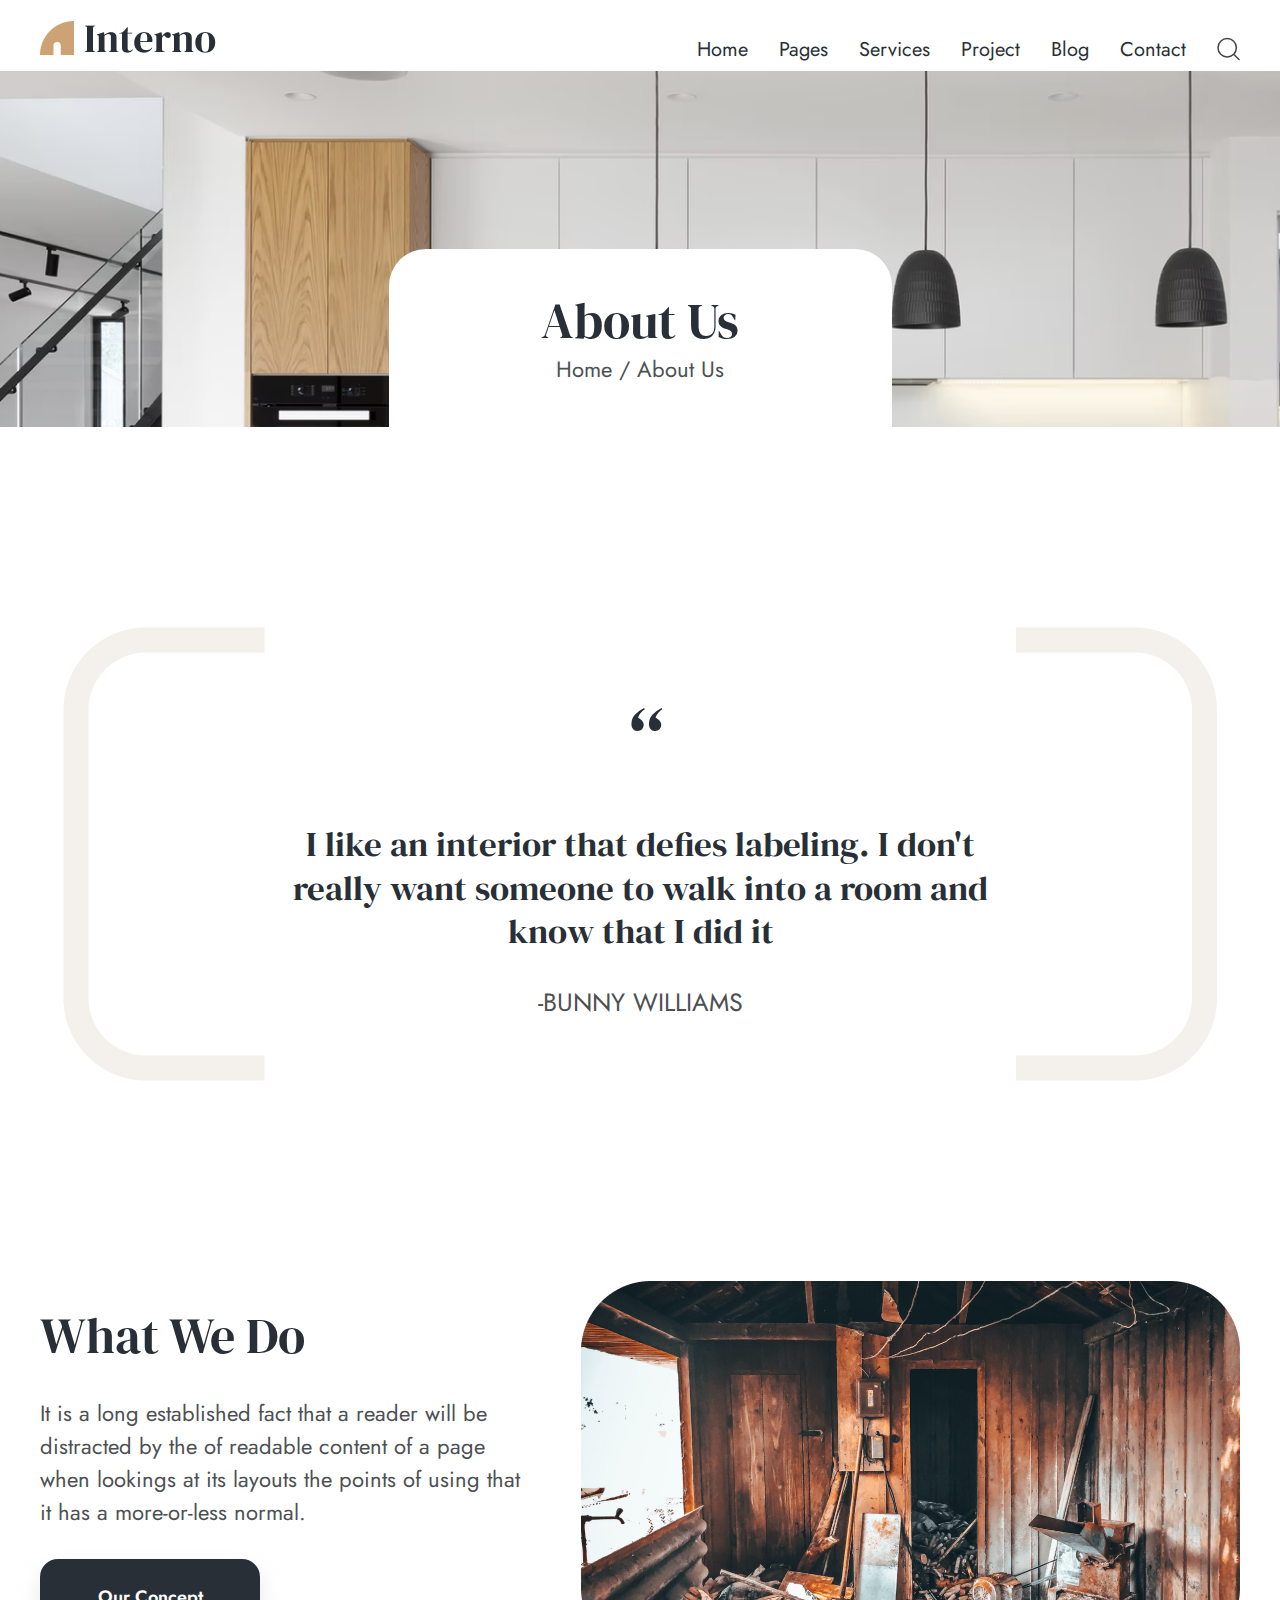
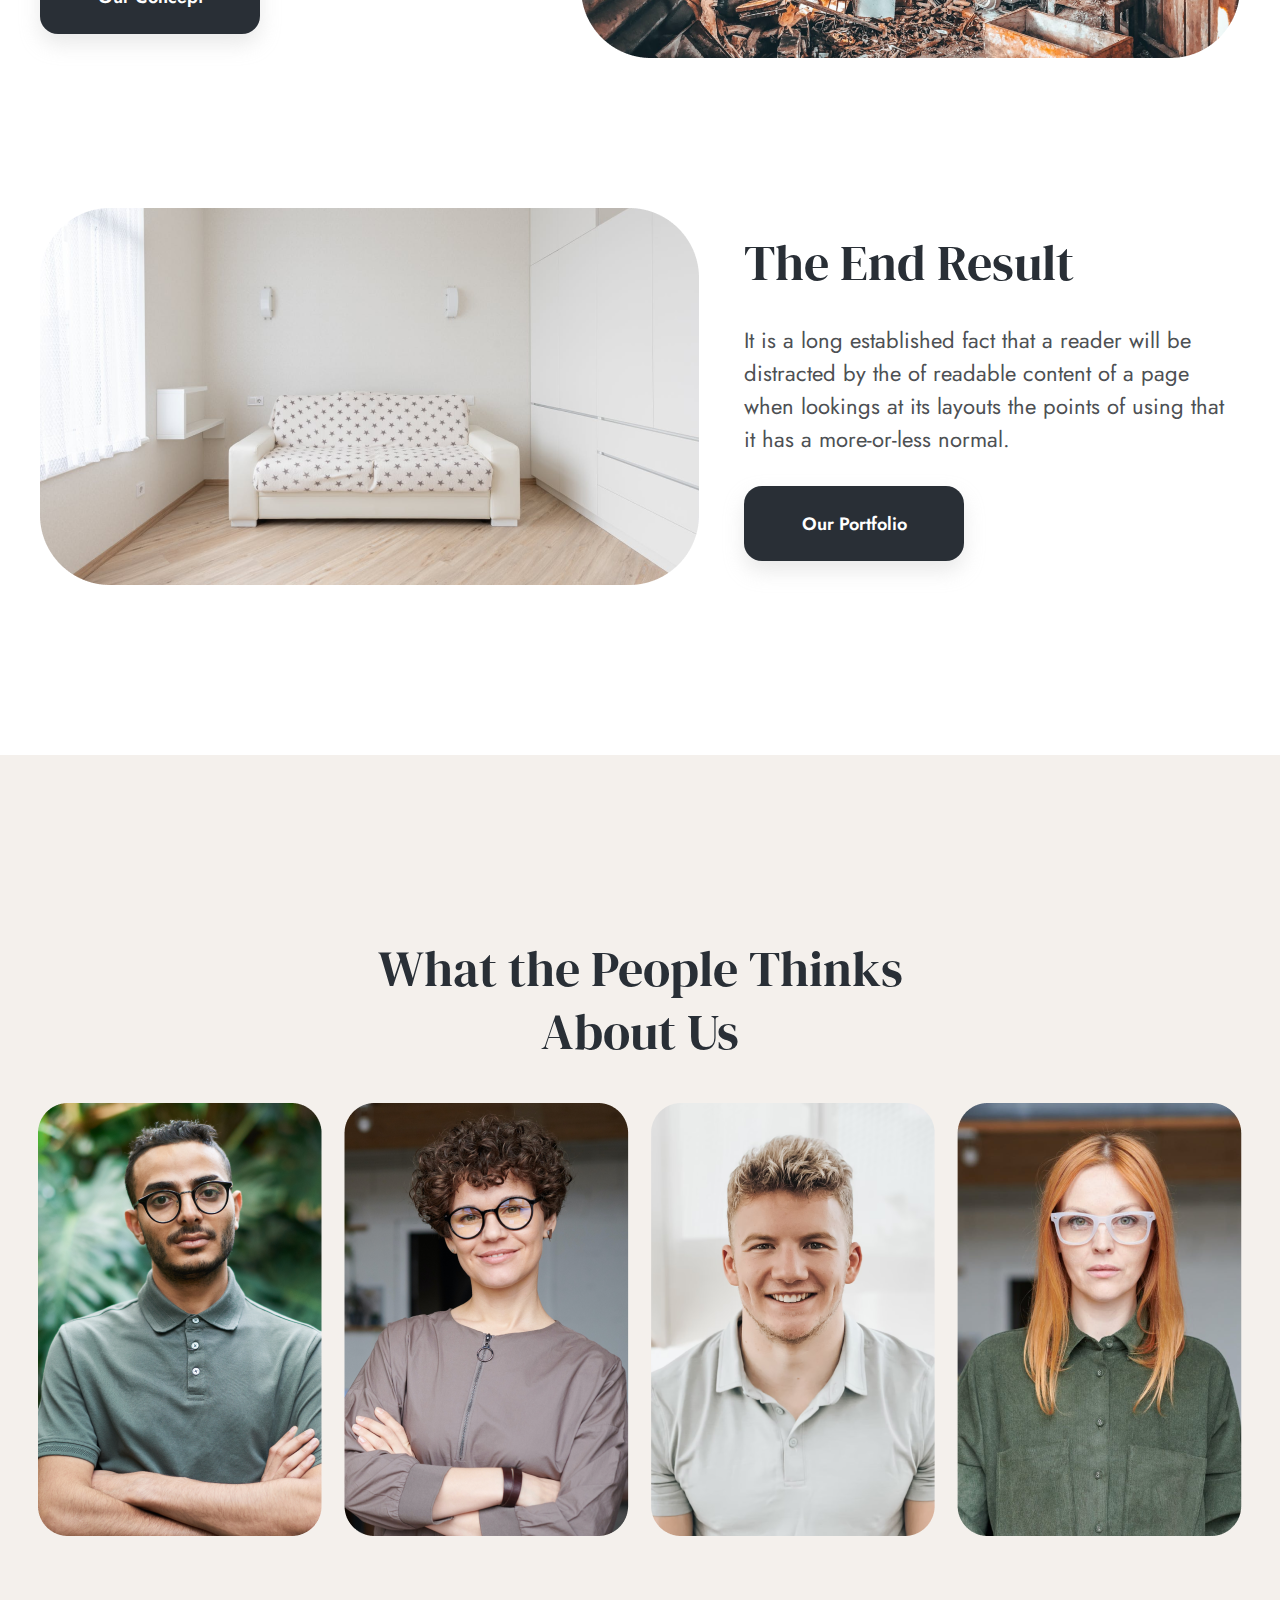
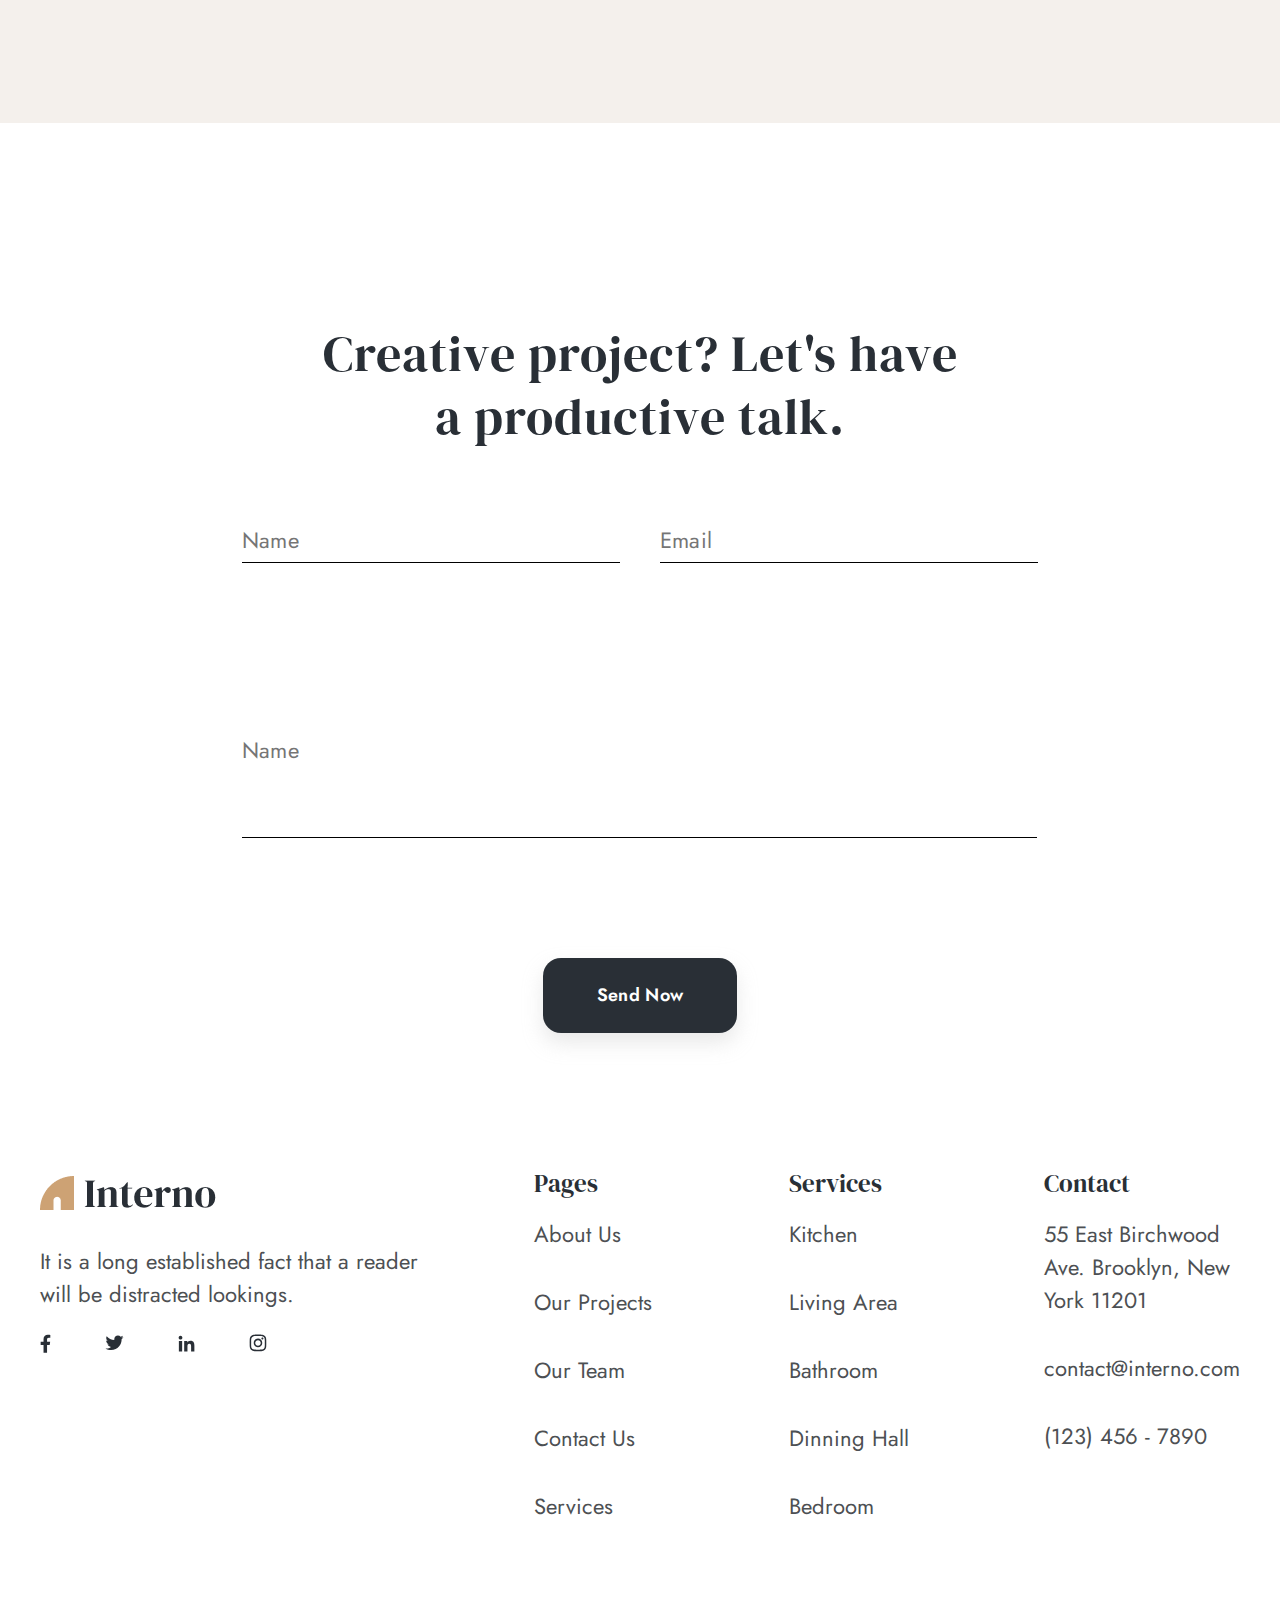
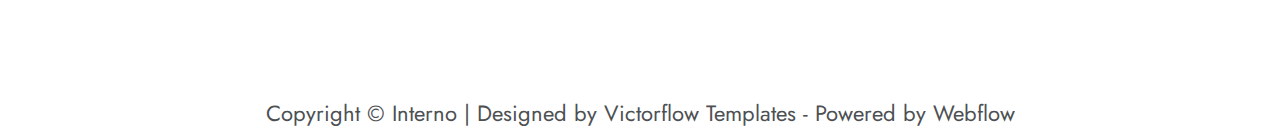
<file: about-us.html>
<!DOCTYPE html>
<html lang="en">
<head>
  <meta charset="UTF-8">
  <meta http-equiv="X-UA-Compatible" content="IE=edge">
  <meta name="viewport" content="width=device-width, initial-scale=1.0">
  <title>Document</title>
  <link rel="stylesheet" href="./css/main.css">
  <link rel="preconnect" href="https://fonts.googleapis.com">
  <link rel="preconnect" href="https://fonts.gstatic.com" crossorigin>
  <link href="https://fonts.googleapis.com/css2?family=DM+Serif+Display:ital@0;1&family=Jost:wght@400;500;600;700;800&display=swap" rel="stylesheet">
  <link href="https://cdn.jsdelivr.net/npm/bootstrap@5.3.0-alpha1/dist/css/bootstrap.min.css" rel="stylesheet" integrity="sha384-GLhlTQ8iRABdZLl6O3oVMWSktQOp6b7In1Zl3/Jr59b6EGGoI1aFkw7cmDA6j6gD" crossorigin="anonymous">
</head>
<body>
  <header class="header">
    <div class="container">
      <div class="header-block">
        <div class="header-block-flexbox">
          <h1 class="header-block-flexbox-logoTitle">
            <a href="#" class="header-block-flexbox-logoTitle-link">
              <img src="./img/Logo.png" alt="logo" class="header-block-flexbox-logoTitle-link__img">
            </a>
          </h1>
          <nav class="header-block-flexbox-nav">
            <ul class="header-block-flexbox-nav-ul">
              <li class="header-block-flexbox-nav-ul-li">
                <a href="./index.html" class="header-block-flexbox-nav-ul-li__link">Home</a>
              </li>
              <li class="header-block-flexbox-nav-ul-li">
                <a href="./about-us.html" class="header-block-flexbox-nav-ul-li__link">Pages</a>
              </li>
              <li class="header-block-flexbox-nav-ul-li">
                <a href="#" class="header-block-flexbox-nav-ul-li__link">Services</a>
              </li>
              <li class="header-block-flexbox-nav-ul-li">
                <a href="#" class="header-block-flexbox-nav-ul-li__link">Project</a>
              </li>
              <li class="header-block-flexbox-nav-ul-li">
                <a href="#" class="header-block-flexbox-nav-ul-li__link">Blog</a>
              </li>
              <li class="header-block-flexbox-nav-ul-li">
                <a href="#" class="header-block-flexbox-nav-ul-li__link">Contact</a>
              </li>
              <li class="header-block-flexbox-nav-ul-li">
                <a href="#" class="header-block-flexbox-nav-ul-li__link">
                  <svg width="23" height="24" viewBox="0 0 23 24" fill="none" xmlns="http://www.w3.org/2000/svg">
                    <g opacity="0.8">
                      <path d="M16.6837 17.1844L21.9994 22.5001M19.375 10.6875C19.375 15.7616 15.2616 19.875 10.1875 19.875C5.11338 19.875 1 15.7616 1 10.6875C1 5.61338 5.11338 1.5 10.1875 1.5C15.2616 1.5 19.375 5.61338 19.375 10.6875Z" stroke="#141414" stroke-width="1.5" stroke-linecap="round" stroke-linejoin="round"/>
                    </g>
                  </svg>
                </a>
              </li>
            </ul>
          </nav>
        </div>
      </div>
    </div>
  </header> 
  <main class="main">
    <section class="about-section">
      <div class="container">
        <div class="about-section-block">
          <div class="about-section-block-box">
            <h2 class="about-section-block-box__title">
              About Us
            </h2>
            <p class="about-section-block-box__text">
              Home / About Us
            </p>
          </div>
        </div>
      </div>
    </section>
    <section class="what-we-do-section">
      <div class="container">
        <div class="what-we-do-section-block">
          <div class="what-we-do-section-block-flexbox">
            <div class="what-we-do-section-block-flexbox-patternBox">
              <img src="./img/Pattern.png" alt="pattern">
              <div class="what-we-do-section-block-flexbox-patternBox-textBox">
                <h3 class="what-we-do-section-block-flexbox-patternBox-textBox__title">
                  “
                </h3>
                <h2 class="what-we-do-section-block-flexbox-patternBox-textBox__secondTitle">
                  I like an interior that defies labeling. I don't really want someone to walk into a room and know that I did it
                </h2>
                <p class="what-we-do-section-block-flexbox-patternBox-textBox__text">
                  -BUNNY WILLIAMS
                </p>
              </div>
              <img src="./img/Pattern (1).png" alt="pattern">
            </div>
            <div class="what-we-do-section-block-flexbox-whatDoBox">
              <div class="what-we-do-section-block-flexbox-whatDoBox-innerBox">
                <img src="./img/Image (67).png" alt="img" class="what-we-do-section-block-flexbox-whatDoBox-innerBox__img">
                <div class="what-we-do-section-block-flexbox-whatDoBox-innerBox-textBox">
                  <h2 class="what-we-do-section-block-flexbox-whatDoBox-innerBox-textBox__title">
                    What We Do
                  </h2>
                  <p class="what-we-do-section-block-flexbox-whatDoBox-innerBox-textBox__text">
                    It is a long established fact that a reader will be distracted by the of readable content of a page 
                    when lookings at its layouts the points of using 
                    that it has a more-or-less normal.
                  </p>
                  <a href="#" class="what-we-do-section-block-flexbox-whatDoBox-innerBox-textBox__btn">
                    Our Concept
                  </a>
                </div>
              </div>
              <div class="what-we-do-section-block-flexbox-whatDoBox-innerBox">
                <div class="what-we-do-section-block-flexbox-whatDoBox-innerBox-textBox">
                  <h2 class="what-we-do-section-block-flexbox-whatDoBox-innerBox-textBox__title">
                    The End Result
                  </h2>
                  <p class="what-we-do-section-block-flexbox-whatDoBox-innerBox-textBox__text">
                    It is a long established fact that a reader will be distracted by the of readable content of a page 
                    when lookings at its layouts the points of using 
                    that it has a more-or-less normal.
                  </p>
                  <a href="#" class="what-we-do-section-block-flexbox-whatDoBox-innerBox-textBox__btn">
                    Our Portfolio
                  </a>
                </div>
                <img src="./img/Image (68).png" alt="img" class="what-we-do-section-block-flexbox-whatDoBox-innerBox__img">
              </div>
            </div>
          </div>
        </div>
      </div>
    </section>
    <section class="team-section">
      <div class="container">
        <div class="team-section-block">
          <h2 class="team-section-block__title">
            What the People Thinks About Us
          </h2>
          <div class="team-section-block-flexbox">
            <div class="team-section-block-flexbox-innerBox">
              <img src="./img/1.png" alt="person">
            </div>
            <div class="team-section-block-flexbox-innerBox">
              <img src="./img/2.png" alt="person">
            </div>
            <div class="team-section-block-flexbox-innerBox">
              <img src="./img/Image (70).png" alt="person">
            </div>
            <div class="team-section-block-flexbox-innerBox">
              <img src="./img/Image (71).png" alt="person">
            </div>
          </div>
        </div>
      </div>
    </section>
    <section class="form-section">
      <div class="container">
        <div class="form-section-block">
          <h2 class="form-section-block__title">
            Creative project? Let's have a productive talk.
          </h2>
          <form class="form-section-block-form">
            <input type="text" class="form-section-block-form__input" placeholder="Name" name="name" id="name">
            <label for="name"></label>
            <input type="text" class="form-section-block-form__input" placeholder="Email" name="email" id="email">
            <label for="email"></label>
            <input type="text" class="form-section-block-form__input message" placeholder="Name" name="name" id="name">
            <label for="name"></label>
          </form>
          <a href="#" class="form-section-block__btn">
            Send Now
          </a>
        </div>
      </div>
    </section>
  </main>
  <footer class="footer">
    <div class="container">
      <div class="footer-block">
        <div class="footer-block-flexbox">
          <div class="footer-block-flexbox-logoBox">
            <a href="#" class="footer-block-flexbox-logoBox-link">
              <img src="./img/Logo.png" alt="logo" class="footer-block-flexbox-logoBox-link__img">
            </a>
            <p class="footer-block-flexbox-logoBox__text">
              It is a long established fact that a reader will be distracted lookings.
            </p>
            <div class="footer-block-flexbox-logoBox-spanBox">
              <span class="footer-block-flexbox-logoBox-spanBox-span">
                <a href="#" class="footer-block-flexbox-logoBox-spanBox-span__link">
                  <svg width="11" height="19" viewBox="0 0 11 19" fill="none" xmlns="http://www.w3.org/2000/svg">
                    <path d="M9.68359 10.875L10.1758 7.64062H7.04688V5.53125C7.04688 4.61719 7.46875 3.77344 8.875 3.77344H10.3164V0.996094C10.3164 0.996094 9.01562 0.75 7.78516 0.75C5.21875 0.75 3.53125 2.33203 3.53125 5.14453V7.64062H0.648438V10.875H3.53125V18.75H7.04688V10.875H9.68359Z" fill="#292F36"/>
                  </svg> 
                </a>
              </span>
              <span class="footer-block-flexbox-logoBox-spanBox-span">
                <a href="#" class="footer-block-flexbox-logoBox-spanBox-span__link">
                  <svg width="19" height="16" viewBox="0 0 19 16" fill="none" xmlns="http://www.w3.org/2000/svg">
                    <path d="M16.6367 4.09375C17.3398 3.56641 17.9727 2.93359 18.4648 2.19531C17.832 2.47656 17.0938 2.6875 16.3555 2.75781C17.1289 2.30078 17.6914 1.59766 17.9727 0.71875C17.2695 1.14062 16.4609 1.45703 15.6523 1.63281C14.9492 0.894531 14 0.472656 12.9453 0.472656C10.9062 0.472656 9.25391 2.125 9.25391 4.16406C9.25391 4.44531 9.28906 4.72656 9.35938 5.00781C6.30078 4.83203 3.55859 3.35547 1.73047 1.14062C1.41406 1.66797 1.23828 2.30078 1.23828 3.00391C1.23828 4.26953 1.87109 5.39453 2.89062 6.0625C2.29297 6.02734 1.69531 5.88672 1.20312 5.60547V5.64062C1.20312 7.43359 2.46875 8.91016 4.15625 9.26172C3.875 9.33203 3.52344 9.40234 3.20703 9.40234C2.96094 9.40234 2.75 9.36719 2.50391 9.33203C2.96094 10.8086 4.33203 11.8633 5.94922 11.8984C4.68359 12.8828 3.10156 13.4805 1.37891 13.4805C1.0625 13.4805 0.78125 13.4453 0.5 13.4102C2.11719 14.4648 4.05078 15.0625 6.16016 15.0625C12.9453 15.0625 16.6367 9.47266 16.6367 4.58594C16.6367 4.41016 16.6367 4.26953 16.6367 4.09375Z" fill="#292F36"/>
                  </svg>                   
                </a>
              </span>
              <span class="footer-block-flexbox-logoBox-spanBox-span">
                <a href="#" class="footer-block-flexbox-logoBox-spanBox-span__link">
                  <svg width="17" height="17" viewBox="0 0 17 17" fill="none" xmlns="http://www.w3.org/2000/svg">
                    <path d="M4.14062 16.5V5.98828H0.871094V16.5H4.14062ZM2.48828 4.58203C3.54297 4.58203 4.38672 3.70312 4.38672 2.64844C4.38672 1.62891 3.54297 0.785156 2.48828 0.785156C1.46875 0.785156 0.625 1.62891 0.625 2.64844C0.625 3.70312 1.46875 4.58203 2.48828 4.58203ZM16.3398 16.5H16.375V10.7344C16.375 7.92188 15.7422 5.74219 12.4375 5.74219C10.8555 5.74219 9.80078 6.62109 9.34375 7.42969H9.30859V5.98828H6.17969V16.5H9.44922V11.2969C9.44922 9.92578 9.69531 8.625 11.3828 8.625C13.0703 8.625 13.1055 10.1719 13.1055 11.4023V16.5H16.3398Z" fill="#292F36"/>
                  </svg>                                         
                </a>
              </span>
              <span class="footer-block-flexbox-logoBox-spanBox-span">
                <a href="#" class="footer-block-flexbox-logoBox-spanBox-span__link">
                  <svg width="18" height="18" viewBox="0 0 18 18" fill="none" xmlns="http://www.w3.org/2000/svg">
                    <path d="M9 4.60742C6.625 4.60742 4.73242 6.53711 4.73242 8.875C4.73242 11.25 6.625 13.1426 9 13.1426C11.3379 13.1426 13.2676 11.25 13.2676 8.875C13.2676 6.53711 11.3379 4.60742 9 4.60742ZM9 11.6582C7.47852 11.6582 6.2168 10.4336 6.2168 8.875C6.2168 7.35352 7.44141 6.12891 9 6.12891C10.5215 6.12891 11.7461 7.35352 11.7461 8.875C11.7461 10.4336 10.5215 11.6582 9 11.6582ZM14.418 4.45898C14.418 3.90234 13.9727 3.45703 13.416 3.45703C12.8594 3.45703 12.4141 3.90234 12.4141 4.45898C12.4141 5.01562 12.8594 5.46094 13.416 5.46094C13.9727 5.46094 14.418 5.01562 14.418 4.45898ZM17.2383 5.46094C17.1641 4.125 16.8672 2.9375 15.9023 1.97266C14.9375 1.00781 13.75 0.710938 12.4141 0.636719C11.041 0.5625 6.92188 0.5625 5.54883 0.636719C4.21289 0.710938 3.0625 1.00781 2.06055 1.97266C1.0957 2.9375 0.798828 4.125 0.724609 5.46094C0.650391 6.83398 0.650391 10.9531 0.724609 12.3262C0.798828 13.6621 1.0957 14.8125 2.06055 15.8145C3.0625 16.7793 4.21289 17.0762 5.54883 17.1504C6.92188 17.2246 11.041 17.2246 12.4141 17.1504C13.75 17.0762 14.9375 16.7793 15.9023 15.8145C16.8672 14.8125 17.1641 13.6621 17.2383 12.3262C17.3125 10.9531 17.3125 6.83398 17.2383 5.46094ZM15.457 13.7734C15.1973 14.5156 14.6035 15.0723 13.8984 15.3691C12.7852 15.8145 10.1875 15.7031 9 15.7031C7.77539 15.7031 5.17773 15.8145 4.10156 15.3691C3.35938 15.0723 2.80273 14.5156 2.50586 13.7734C2.06055 12.6973 2.17188 10.0996 2.17188 8.875C2.17188 7.6875 2.06055 5.08984 2.50586 3.97656C2.80273 3.27148 3.35938 2.71484 4.10156 2.41797C5.17773 1.97266 7.77539 2.08398 9 2.08398C10.1875 2.08398 12.7852 1.97266 13.8984 2.41797C14.6035 2.67773 15.1602 3.27148 15.457 3.97656C15.9023 5.08984 15.791 7.6875 15.791 8.875C15.791 10.0996 15.9023 12.6973 15.457 13.7734Z" fill="#292F36"/>
                  </svg>                    
                </a>
              </span>
            </div>
          </div>
          <nav class="footer-block-flexbox-nav">
            <h3 class="footer-block-flexbox-nav__title">
              Pages
            </h3>
            <ul class="footer-block-flexbox-nav-ul">
              <li class="footer-block-flexbox-nav-ul-li">
                <a href="#" class="footer-block-flexbox-nav-ul-li__link">
                  About Us
                </a>
              </li>
              <li class="footer-block-flexbox-nav-ul-li">
                <a href="#" class="footer-block-flexbox-nav-ul-li__link">
                  Our Projects
                </a>
              </li>
              <li class="footer-block-flexbox-nav-ul-li">
                <a href="#" class="footer-block-flexbox-nav-ul-li__link">
                  Our Team
                </a>
              </li>
              <li class="footer-block-flexbox-nav-ul-li">
                <a href="#" class="footer-block-flexbox-nav-ul-li__link">
                  Contact Us
                </a>
              </li>
              <li class="footer-block-flexbox-nav-ul-li">
                <a href="#" class="footer-block-flexbox-nav-ul-li__link">
                  Services
                </a>
              </li>
            </ul>
          </nav>
          <nav class="footer-block-flexbox-nav">
            <h3 class="footer-block-flexbox-nav__title">
              Services
            </h3>
            <ul class="footer-block-flexbox-nav-ul">
              <li class="footer-block-flexbox-nav-ul-li">
                <a href="#" class="footer-block-flexbox-nav-ul-li__link">
                  Kitchen
                </a>
              </li>
              <li class="footer-block-flexbox-nav-ul-li">
                <a href="#" class="footer-block-flexbox-nav-ul-li__link">
                  Living Area
                </a>
              </li>
              <li class="footer-block-flexbox-nav-ul-li">
                <a href="#" class="footer-block-flexbox-nav-ul-li__link">
                  Bathroom
                </a>
              </li>
              <li class="footer-block-flexbox-nav-ul-li">
                <a href="#" class="footer-block-flexbox-nav-ul-li__link">
                  Dinning Hall
                </a>
              </li>
              <li class="footer-block-flexbox-nav-ul-li">
                <a href="#" class="footer-block-flexbox-nav-ul-li__link">
                  Bedroom
                </a>
              </li>
            </ul>
          </nav>
          <nav class="footer-block-flexbox-nav">
            <h3 class="footer-block-flexbox-nav__title">
              Contact
            </h3>
            <ul class="footer-block-flexbox-nav-ul">
              <li class="footer-block-flexbox-nav-ul-li">
                <a href="#" class="footer-block-flexbox-nav-ul-li__link">
                  55 East Birchwood Ave. Brooklyn, New York 11201
                </a>
              </li>
              <li class="footer-block-flexbox-nav-ul-li">
                <a href="#" class="footer-block-flexbox-nav-ul-li__link">
                  contact@interno.com
                </a>
              </li>
              <li class="footer-block-flexbox-nav-ul-li">
                <a href="#" class="footer-block-flexbox-nav-ul-li__link">
                  (123) 456 - 7890
                </a>
              </li>
            </ul>
          </nav>
        </div>
        <div class="footer-block-copyright">
          <p class="footer-block-copyright__text">
            Copyright © Interno | Designed by Victorflow Templates - Powered by Webflow
          </p>
        </div>
      </div>
    </div>
  </footer>
</body>
</html>
</file>
<file: css/main.css>
* {
  margin: 0;
  padding: 0;
  box-sizing: border-box;
}

body .container {
  max-width: 1200px;
  margin: 0 auto;
}
body ul {
  display: flex;
}
body ul li {
  list-style-type: none;
}
body a {
  text-decoration: none;
}

.header-block {
  padding-top: 13px;
}
.header-block-flexbox {
  display: flex;
  align-items: center;
  justify-content: space-between;
}
.header-block-flexbox-nav-ul {
  gap: 0 31px;
}
.header-block-flexbox-nav-ul-li {
  padding-top: 20px;
}
.header-block-flexbox-nav-ul-li__link {
  font-family: "Jost";
  font-style: normal;
  font-weight: 400;
  font-size: 20px;
  line-height: 125%;
  color: #292F36;
}

.banner-section {
  background-image: url(/img/Image\ \(56\).png);
  max-width: 1920px;
  height: 1042px;
  margin-top: 25px;
  border-bottom-left-radius: 55px;
  display: flex;
  align-items: center;
  margin: 0 auto;
}
.banner-section-block-textBox {
  display: flex;
  flex-direction: column;
}
.banner-section-block-textBox__title {
  font-family: "DM Serif Display";
  font-style: normal;
  font-weight: 400;
  font-size: 85px;
  line-height: 125%;
  color: #292F36;
  max-width: 567px;
}
.banner-section-block-textBox__text {
  font-family: "Jost";
  font-style: normal;
  font-weight: 400;
  font-size: 22px;
  line-height: 150%;
  color: #4D5053;
  max-width: 553px;
}
.banner-section-block-textBox__btn {
  width: 219.14px;
  height: 75px;
  background: #292F36;
  box-shadow: 0px 10px 20px rgba(192, 192, 192, 0.35);
  border-radius: 18px;
  display: flex;
  align-items: center;
  justify-content: center;
  font-family: "Jost";
  font-style: normal;
  font-weight: 600;
  font-size: 18px;
  line-height: 125%;
  color: white;
}

.work-section {
  margin-top: 200px;
}
.work-section-block-flexbox {
  display: flex;
  align-items: center;
  gap: 0 42px;
  justify-content: center;
}
.work-section-block-flexbox-innerBox {
  display: flex;
  flex-direction: column;
  align-items: center;
  gap: 52px 0;
  width: 358px;
  height: 225px;
}
.work-section-block-flexbox-innerBox-textBox {
  display: flex;
  flex-direction: column;
  gap: 20px 0;
}
.work-section-block-flexbox-innerBox-textBox__title {
  font-family: "DM Serif Display";
  font-style: normal;
  font-weight: 500;
  font-size: 25px;
  line-height: 125%;
  color: #000;
  text-align: center;
}
.work-section-block-flexbox-innerBox-textBox__text {
  font-family: "Jost";
  font-style: normal;
  font-weight: 400;
  font-size: 22px;
  line-height: 150%;
  letter-spacing: 0.01em;
  color: #4D5053;
  width: 358px;
  text-align: center;
}
.work-section-block-flexbox-innerBox__btn {
  font-family: "Jost";
  font-style: normal;
  font-weight: 600;
  font-size: 18px;
  line-height: 125%;
  color: #4D5053;
}

.about-us-section {
  margin-top: 200px;
}
.about-us-section-block-flexbox {
  display: flex;
  align-items: center;
  gap: 0 75px;
}
.about-us-section-block-flexbox-textBox {
  display: flex;
  flex-direction: column;
  gap: 35px 0;
  width: 472px;
}
.about-us-section-block-flexbox-textBox__title {
  font-family: "DM Serif Display";
  font-style: normal;
  font-weight: 400;
  font-size: 50px;
  line-height: 125%;
  letter-spacing: 0.02em;
  color: #292F36;
}
.about-us-section-block-flexbox-textBox__text {
  font-family: "Jost";
  font-style: normal;
  font-weight: 400;
  font-size: 22px;
  line-height: 150%;
  letter-spacing: 0.01em;
  color: #4D5053;
}
.about-us-section-block-flexbox-textBox-box {
  display: flex;
  align-items: center;
  gap: 0 15px;
}
.about-us-section-block-flexbox-textBox-box-numberBox__title {
  font-family: "Jost";
  font-style: normal;
  font-weight: 700;
  font-size: 24px;
  line-height: 150%;
  letter-spacing: 0.01em;
  color: #4D5053;
}
.about-us-section-block-flexbox-textBox-box-numberBox__text {
  font-family: "Jost";
  font-style: normal;
  font-weight: 400;
  font-size: 22px;
  line-height: 150%;
  letter-spacing: 0.01em;
  color: #4D5053;
}
.about-us-section-block-flexbox-textBox__btn {
  padding: 26px 31px;
  background: #292F36;
  width: 238.14px;
  height: 75px;
  border-radius: 18px;
  display: flex;
  align-items: center;
  justify-content: center;
  font-family: "Jost";
  font-style: normal;
  font-weight: 600;
  font-size: 18px;
  line-height: 125%;
  color: #FFFFFF;
}
.about-us-section-block-flexbox-imgBox__img {
  background: #C4C4C4;
  border-bottom-left-radius: 123px;
  border-top-right-radius: 326.5px;
}

.testimonials-section {
  margin-top: 200px;
}
.testimonials-section-block {
  background: #F4F0EC;
  border-radius: 70px;
  height: 679px;
  display: flex;
  flex-direction: column;
  align-items: center;
  justify-content: center;
  gap: 38px 0;
}
.testimonials-section-block__title {
  font-family: "DM Serif Display";
  font-style: normal;
  font-weight: 400;
  font-size: 50px;
  line-height: 125%;
  color: #292F36;
  width: 547px;
  text-align: center;
}
.testimonials-section-block-flexbox {
  display: flex;
  align-items: center;
  justify-content: center;
  gap: 0 20px;
}
.testimonials-section-block-flexbox-innerBox {
  width: 370px;
  height: 339px;
  background: #FFFFFF;
  display: flex;
  flex-direction: column;
  align-items: center;
  border-radius: 20px;
  gap: 23px 0;
}
.testimonials-section-block-flexbox-innerBox-nameBox {
  display: flex;
  align-items: center;
  gap: 0 23px;
  padding-top: 53px;
}
.testimonials-section-block-flexbox-innerBox__text {
  font-family: "Jost";
  font-style: normal;
  font-weight: 400;
  font-size: 22px;
  line-height: 150%;
  display: flex;
  align-items: center;
  letter-spacing: 0.01em;
  color: #4D5053;
  width: 296px;
}

.brands-section {
  margin-top: 150px;
}
.brands-section-block {
  display: flex;
  align-items: center;
  justify-content: center;
  gap: 0 108px;
}

.projects-section {
  margin-top: 150px;
}
.projects-section-block {
  display: flex;
  flex-direction: column;
  align-items: center;
  gap: 93px 0;
}
.projects-section-block-box {
  display: flex;
  flex-direction: column;
  gap: 8px 0;
  align-items: center;
}
.projects-section-block-box__title {
  font-family: "DM Serif Display";
  font-style: normal;
  font-weight: 400;
  font-size: 50px;
  line-height: 125%;
  letter-spacing: 0.02em;
  color: #292F36;
}
.projects-section-block-box__text {
  font-family: "Jost";
  font-style: normal;
  font-weight: 400;
  font-size: 22px;
  line-height: 150%;
  color: #4D5053;
  width: 737px;
  text-align: center;
}
.projects-section-block-flexbox {
  display: flex;
  flex-wrap: wrap;
  gap: 56px 105px;
}
.projects-section-block-flexbox-innerBox {
  width: 489px;
  height: 548px;
  display: flex;
  flex-direction: column;
  gap: 24px 0;
}
.projects-section-block-flexbox-innerBox-box {
  display: flex;
  align-items: center;
  justify-content: space-between;
}

.counter-section {
  margin-top: 150px;
}
.counter-section-block {
  display: flex;
  align-items: center;
}
.counter-section-block-flexbox {
  display: flex;
  align-items: center;
}
.counter-section-block-flexbox-innerBox {
  display: flex;
  flex-direction: column;
  align-items: center;
  justify-content: center;
  width: 276px;
  border-right: 1px solid #CDA274;
}
.counter-section-block-flexbox-innerBox__title {
  font-family: "DM Serif Display";
  font-style: normal;
  font-weight: 400;
  font-size: 65px;
  line-height: 125%;
  color: #CDA274;
}
.counter-section-block-flexbox .right-border-none {
  border-right: none;
}

.articles-section {
  margin-top: 200px;
}
.articles-section-block {
  display: flex;
  flex-direction: column;
  align-items: center;
  justify-content: center;
  gap: 52px 0;
}
.articles-section-block-textBox {
  display: flex;
  flex-direction: column;
  align-items: center;
  justify-content: center;
  gap: 12px 0;
}
.articles-section-block-textBox__title {
  font-family: "DM Serif Display";
  font-style: normal;
  font-weight: 400;
  font-size: 50px;
  line-height: 125%;
  letter-spacing: 0.02em;
  color: #292F36;
}
.articles-section-block-textBox__text {
  font-family: "Jost";
  font-style: normal;
  font-weight: 400;
  font-size: 22px;
  line-height: 150%;
  letter-spacing: 0.01em;
  color: #4D5053;
  width: 811px;
  text-align: center;
}
.articles-section-block-flexbox {
  display: flex;
  align-items: center;
  justify-content: center;
  gap: 0 27px;
}
.articles-section-block-flexbox-innerBox {
  border: 1px solid #F4F0EC;
  width: 382px;
  height: 521px;
  display: flex;
  flex-direction: column;
  justify-content: center;
  gap: 21px 0;
  border-radius: 40px;
  padding-left: 21px;
}
.articles-section-block-flexbox-innerBox__img {
  width: 340px;
  padding-top: 21px;
}
.articles-section-block-flexbox-innerBox-textBox {
  display: flex;
  flex-direction: column;
  gap: 30px 0;
}
.articles-section-block-flexbox-innerBox-textBox__title {
  width: 305px;
  font-family: "DM Serif Display";
  font-style: normal;
  font-weight: 400;
  font-size: 25px;
  line-height: 125%;
  letter-spacing: 0.02em;
  color: #292F36;
}
.articles-section-block-flexbox-innerBox-textBox-box {
  display: flex;
  align-items: flex-start;
  gap: 0 65px;
}
.articles-section-block-flexbox-innerBox-textBox-box__text {
  font-family: "Jost";
  font-style: normal;
  font-weight: 400;
  font-size: 16px;
  line-height: 150%;
  text-transform: capitalize;
  color: #4D5053;
  width: 223px;
  padding-top: 15px;
}
.articles-section-block-flexbox .background {
  background-color: #F4F0EC;
}

.join-interno-section {
  margin-top: 200px;
}
.join-interno-section-block {
  height: 374px;
  background: #292F36;
  border-radius: 70px;
  display: flex;
  align-items: center;
  justify-content: center;
  flex-direction: column;
  gap: 32px 0;
}
.join-interno-section-block-textBox {
  display: flex;
  flex-direction: column;
  align-items: center;
  justify-content: center;
  gap: 12px 0;
}
.join-interno-section-block-textBox__title {
  font-family: "DM Serif Display";
  font-style: normal;
  font-weight: 400;
  font-size: 50px;
  line-height: 125%;
  color: #FFFFFF;
}
.join-interno-section-block-textBox__text {
  font-family: "Jost";
  font-style: normal;
  font-weight: 400;
  font-size: 22px;
  line-height: 150%;
  color: #FFFFFF;
}
.join-interno-section-block__btn {
  padding: 26px 37px;
  background: #CDA274;
  box-shadow: 0px 10px 20px #1F2022;
  border-radius: 18px;
  font-family: "Jost";
  font-style: normal;
  font-weight: 600;
  font-size: 18px;
  line-height: 125%;
  color: #FFFFFF;
}

.footer {
  margin-top: 135px;
}
.footer-block {
  display: flex;
  flex-direction: column;
  gap: 174px 0;
}
.footer-block-flexbox {
  display: flex;
  gap: 0 101px;
}
.footer-block-flexbox-logoBox {
  display: flex;
  flex-direction: column;
  gap: 23px 0;
}
.footer-block-flexbox-logoBox__text {
  font-family: "Jost";
  font-style: normal;
  font-weight: 400;
  font-size: 22px;
  line-height: 150%;
  color: #4D5053;
  width: 393px;
}
.footer-block-flexbox-logoBox-spanBox {
  display: flex;
  align-items: center;
  gap: 0 54px;
}
.footer-block-flexbox-nav {
  display: flex;
  flex-direction: column;
  gap: 19px 0;
  width: 508px;
}
.footer-block-flexbox-nav__title {
  font-family: "DM Serif Display";
  font-style: normal;
  font-weight: 400;
  font-size: 25px;
  line-height: 125%;
  color: #292F36;
}
.footer-block-flexbox-nav-ul {
  flex-direction: column;
  gap: 35px 0;
  padding: 0;
}
.footer-block-flexbox-nav-ul-li__link {
  font-family: "Jost";
  font-style: normal;
  font-weight: 400;
  font-size: 22px;
  line-height: 150%;
  color: #4D5053;
}
.footer-block-copyright {
  text-align: center;
}
.footer-block-copyright__text {
  font-family: "Jost";
  font-style: normal;
  font-weight: 400;
  font-size: 22px;
  line-height: 150%;
  color: #4D5053;
}

.about-section {
  margin-top: 45px;
  background-image: url(/img/Photo\ \(1\).png);
  max-width: 1920px;
  height: 356px;
  margin: 0 auto;
}
.about-section-block {
  display: flex;
  position: relative;
  justify-content: center;
  top: 178px;
}
.about-section-block-box {
  width: 503px;
  height: 178px;
  background: #FFFFFF;
  border-radius: 37px 37px 0px 0px;
  position: absolute;
  display: flex;
  flex-direction: column;
  align-items: center;
  justify-content: center;
}
.about-section-block-box__title {
  font-family: "DM Serif Display";
  font-style: normal;
  font-weight: 400;
  font-size: 50px;
  line-height: 125%;
  color: #292F36;
}
.about-section-block-box__text {
  font-family: "Jost";
  font-style: normal;
  font-weight: 400;
  font-size: 22px;
  line-height: 150%;
  color: #4D5053;
}

.what-we-do-section {
  margin-top: 200px;
}
.what-we-do-section-block-flexbox {
  display: flex;
  flex-direction: column;
  gap: 200px 0;
}
.what-we-do-section-block-flexbox-patternBox {
  display: flex;
  align-items: center;
  justify-content: center;
}
.what-we-do-section-block-flexbox-patternBox-textBox {
  display: flex;
  flex-direction: column;
  justify-content: center;
  align-items: center;
  gap: 30px 0;
}
.what-we-do-section-block-flexbox-patternBox-textBox__title {
  font-family: "DM Serif Display";
  font-style: italic;
  font-weight: 400;
  font-size: 85px;
  line-height: 125%;
  color: #292F36;
}
.what-we-do-section-block-flexbox-patternBox-textBox__secondTitle {
  font-family: "DM Serif Display";
  font-style: normal;
  font-weight: 400;
  font-size: 35px;
  line-height: 125%;
  color: #292F36;
  text-align: center;
  width: 751px;
}
.what-we-do-section-block-flexbox-patternBox-textBox__text {
  font-family: "Jost";
  font-style: normal;
  font-weight: 400;
  font-size: 25px;
  line-height: 150%;
  color: #4D5053;
}
.what-we-do-section-block-flexbox-whatDoBox {
  display: flex;
  flex-direction: column;
  gap: 150px 0;
}
.what-we-do-section-block-flexbox-whatDoBox-innerBox {
  display: flex;
  flex-direction: row-reverse;
  gap: 0 45px;
  align-items: center;
  justify-content: center;
}
.what-we-do-section-block-flexbox-whatDoBox-innerBox-textBox {
  display: flex;
  flex-direction: column;
  gap: 30px 0;
}
.what-we-do-section-block-flexbox-whatDoBox-innerBox-textBox__title {
  font-family: "DM Serif Display";
  font-style: normal;
  font-weight: 400;
  font-size: 50px;
  line-height: 125%;
  color: #292F36;
}
.what-we-do-section-block-flexbox-whatDoBox-innerBox-textBox__text {
  font-family: "Jost";
  font-style: normal;
  font-weight: 400;
  font-size: 22px;
  line-height: 150%;
  color: #4D5053;
}
.what-we-do-section-block-flexbox-whatDoBox-innerBox-textBox__btn {
  width: 220.14px;
  height: 75px;
  background: #292F36;
  box-shadow: 0px 10px 20px rgba(192, 192, 192, 0.35);
  border-radius: 18px;
  display: flex;
  align-items: center;
  justify-content: center;
  font-family: "Jost";
  font-style: normal;
  font-weight: 600;
  font-size: 18px;
  line-height: 125%;
  color: #FFFFFF;
}

.team-section {
  margin-top: 170px;
  height: 968px;
  background: #F4F0EC;
  display: flex;
  align-items: center;
  justify-content: center;
}
.team-section-block {
  display: flex;
  flex-direction: column;
  align-items: center;
  justify-content: center;
  gap: 40px 0;
}
.team-section-block__title {
  font-family: "DM Serif Display";
  font-style: normal;
  font-weight: 400;
  font-size: 50px;
  line-height: 125%;
  color: #292F36;
  width: 547px;
  text-align: center;
}
.team-section-block-flexbox {
  display: flex;
  align-items: center;
  gap: 0 22px;
}

.form-section {
  margin-top: 200px;
}
.form-section-block {
  display: flex;
  flex-direction: column;
  align-items: center;
  justify-content: center;
  gap: 70px 0;
}
.form-section-block__title {
  font-family: "DM Serif Display";
  font-style: normal;
  font-weight: 400;
  font-size: 50px;
  line-height: 125%;
  letter-spacing: 0.02em;
  color: #292F36;
  width: 644px;
  text-align: center;
}
.form-section-block-form {
  display: flex;
  flex-wrap: wrap;
  width: 796px;
  gap: 50px 20px;
}
.form-section-block-form__input {
  width: 378px;
  height: 45px;
  border: none;
  border-bottom: 1px solid #000;
  outline: none;
  font-family: "Jost";
  font-style: normal;
  font-weight: 400;
  font-size: 22px;
  line-height: 150%;
  display: flex;
  align-items: center;
  letter-spacing: 0.01em;
  color: #4D5053;
}
.form-section-block-form .message {
  width: 795px;
  height: 175px;
}
.form-section-block__btn {
  padding: 26px 54px;
  background: #292F36;
  box-shadow: 0px 10px 20px rgba(192, 192, 192, 0.35);
  border-radius: 18px;
  font-family: "Jost";
  font-style: normal;
  font-weight: 600;
  font-size: 18px;
  line-height: 125%;
  letter-spacing: 0.02em;
  color: #FFFFFF;
}/*# sourceMappingURL=main.css.map */
</file>
